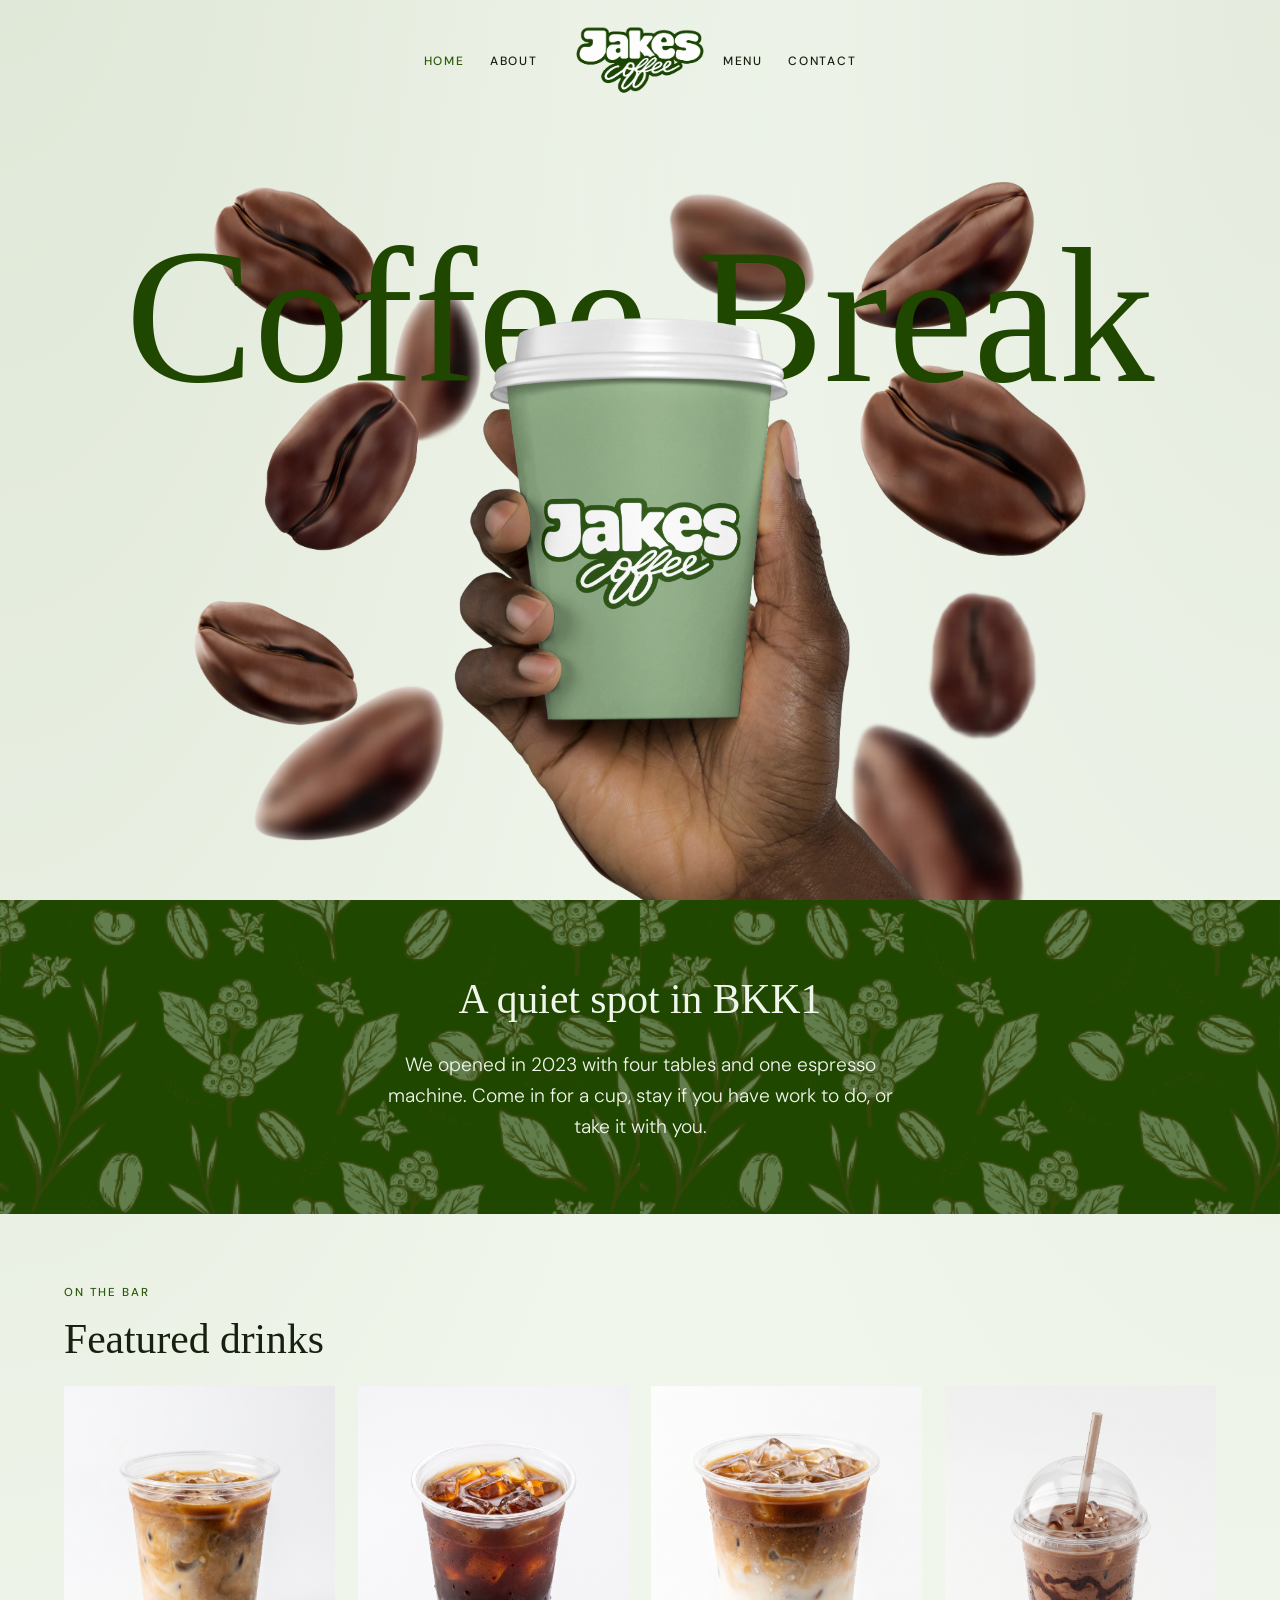
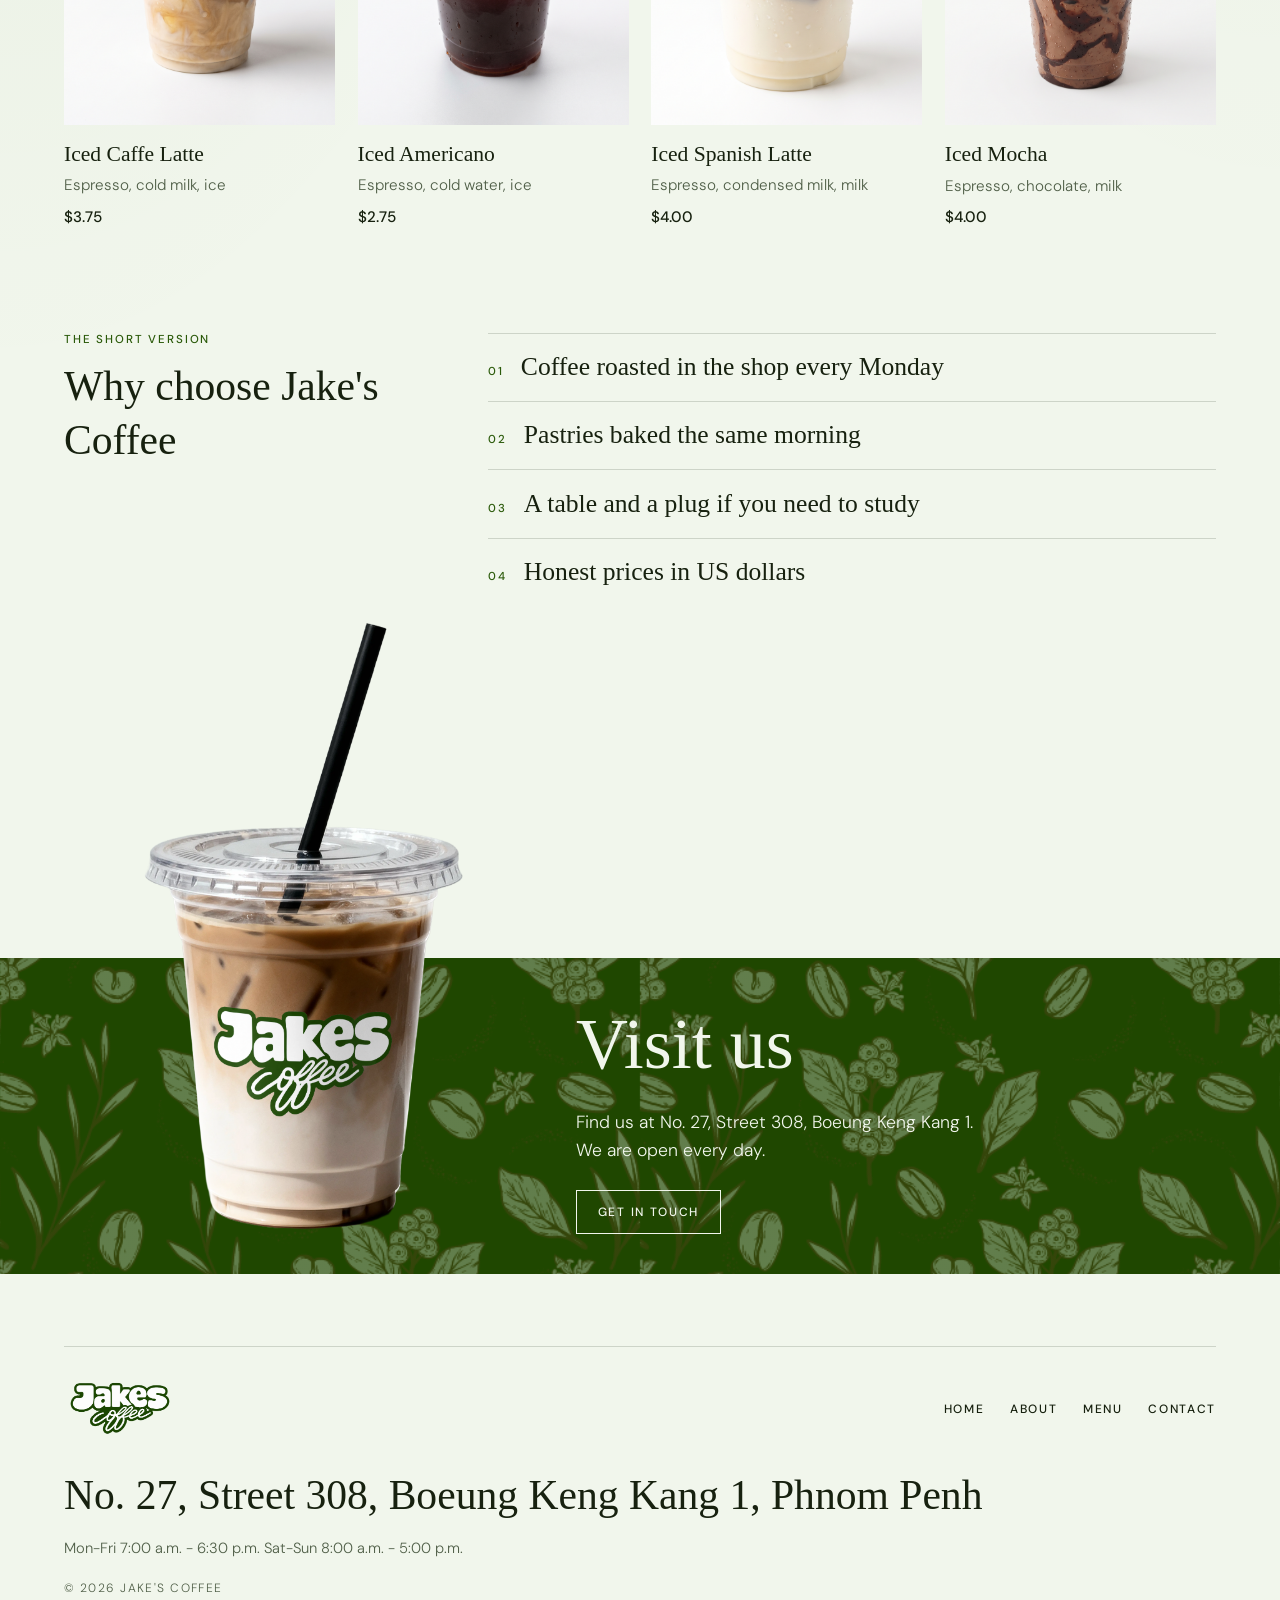
<file: index.html>
<!DOCTYPE html>
<html lang="en">
<head>
  <meta charset="UTF-8">
  <meta name="viewport" content="width=device-width, initial-scale=1">
  <title>Home | Jake's Coffee</title>
  <link rel="stylesheet" href="css/general.css">
  <link rel="stylesheet" href="css/home.css">
</head>
<body>
  <!-- Header: shop name and navigation -->
  <header class="site-header">
    <p class="logo"><a href="index.html"><img src="assets/images/general/logo.png" alt="Jake's Coffee" width="150" height="98"></a></p>
    <button class="menu-button" type="button" aria-expanded="false" aria-controls="site-nav">Menu</button>
    <nav id="site-nav">
      <ul>
        <li><a href="index.html" class="current" aria-current="page">Home</a></li>
        <li><a href="about.html">About</a></li>
        <li><a href="menu.html">Menu</a></li>
        <li><a href="contact.html">Contact</a></li>
      </ul>
    </nav>
  </header>

  <main>
    <section class="hero">
      <h1 class="hero-big"><span>C</span><span>o</span><span>f</span><span>f</span><span>e</span><span>e</span> <span>B</span><span>r</span><span>e</span><span>a</span><span>k</span></h1>
      <img class="hero-hand" src="assets/images/general/hand-holding-cup-mockup.png" alt="A hand holding a Jake's Coffee cup" width="400" height="480">    </section>

    <section class="intro">
      <h2>A quiet spot in BKK1</h2>
      <p>We opened in 2023 with four tables and one espresso machine. Come in for a cup, stay if you have work to do, or take it with you.</p>
    </section>

    <!-- Four featured drinks -->
    <section class="featured">
      <h2>Featured drinks</h2>
      <div class="cards">
        <article class="card">
          <div class="photo">
            <img src="assets/images/coffee/Iced_caffe_latte.jpg" alt="Iced Caffe Latte" width="400" height="400">
          </div>
          <h3>Iced Caffe Latte</h3>
          <p class="card-ingredients">Espresso, cold milk, ice</p>
          <p class="card-price">$3.75</p>
        </article>
        <article class="card">
          <div class="photo">
            <img src="assets/images/coffee/Iced_Americano.jpg" alt="Iced Americano" width="400" height="400">
          </div>
          <h3>Iced Americano</h3>
          <p class="card-ingredients">Espresso, cold water, ice</p>
          <p class="card-price">$2.75</p>
        </article>
        <article class="card">
          <div class="photo">
            <img src="assets/images/coffee/Iced_Spanish_latte.jpg" alt="Iced Spanish Latte" width="400" height="400">
          </div>
          <h3>Iced Spanish Latte</h3>
          <p class="card-ingredients">Espresso, condensed milk, milk</p>
          <p class="card-price">$4.00</p>
        </article>
        <article class="card">
          <div class="photo">
            <img src="assets/images/coffee/Iced_mocha.jpg" alt="Iced Mocha" width="400" height="400">
          </div>
          <h3>Iced Mocha</h3>
          <p class="card-ingredients">Espresso, chocolate, milk</p>
          <p class="card-price">$4.00</p>
        </article>
      </div>
    </section>

    <section class="why">
      <h2>Why choose Jake's Coffee</h2>
      <ul class="reasons">
        <li>Coffee roasted in the shop every Monday</li>
        <li>Pastries baked the same morning</li>
        <li>A table and a plug if you need to study</li>
        <li>Honest prices in US dollars</li>
      </ul>
    </section>

    <section class="visit">
      <h2>Visit us</h2>
      <p>Find us at No. 27, Street 308, Boeung Keng Kang 1. We are open every day.</p>
      <a class="button" href="contact.html">Get in touch</a>
      <img class="visit-cup" src="assets/images/general/coffee-cup.png" alt="An iced latte in a Jake's Coffee cup" width="230" height="450">
    </section>
  </main>

  <!-- Footer: address, hours, copyright -->
  <footer class="site-footer">
    <!-- Footer logo and links -->
    <div class="footer-top">
      <a href="index.html"><img src="assets/images/general/logo.png" alt="Jake's Coffee" width="150" height="98"></a>
      <ul class="footer-links">
        <li><a href="index.html">Home</a></li>
        <li><a href="about.html">About</a></li>
        <li><a href="menu.html">Menu</a></li>
        <li><a href="contact.html">Contact</a></li>
      </ul>
    </div>
    <p>No. 27, Street 308, Boeung Keng Kang 1, Phnom Penh</p>
    <p>Mon-Fri 7:00 a.m. - 6:30 p.m. Sat-Sun 8:00 a.m. - 5:00 p.m.</p>
    <p>&copy; 2026 Jake's Coffee</p>
  </footer>

  <script src="js/script.js"></script>
</body>
</html>
</file>
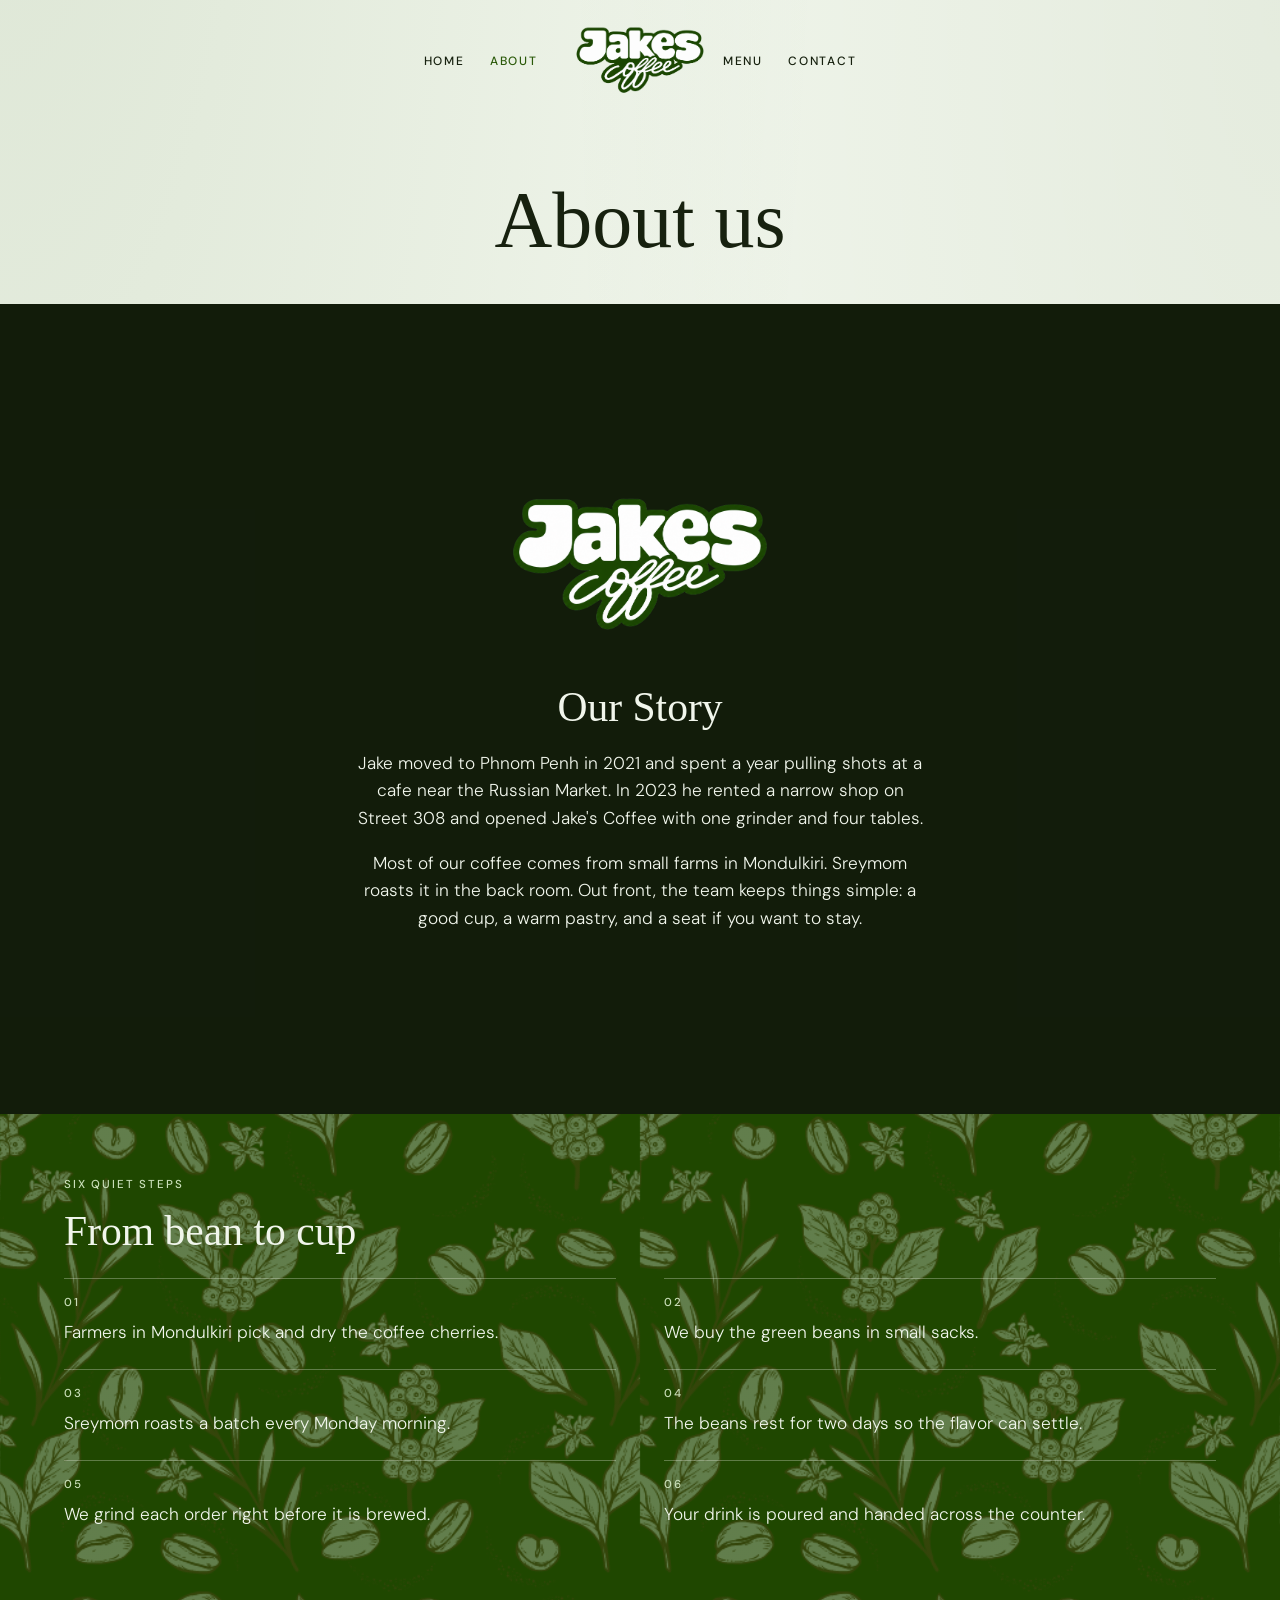
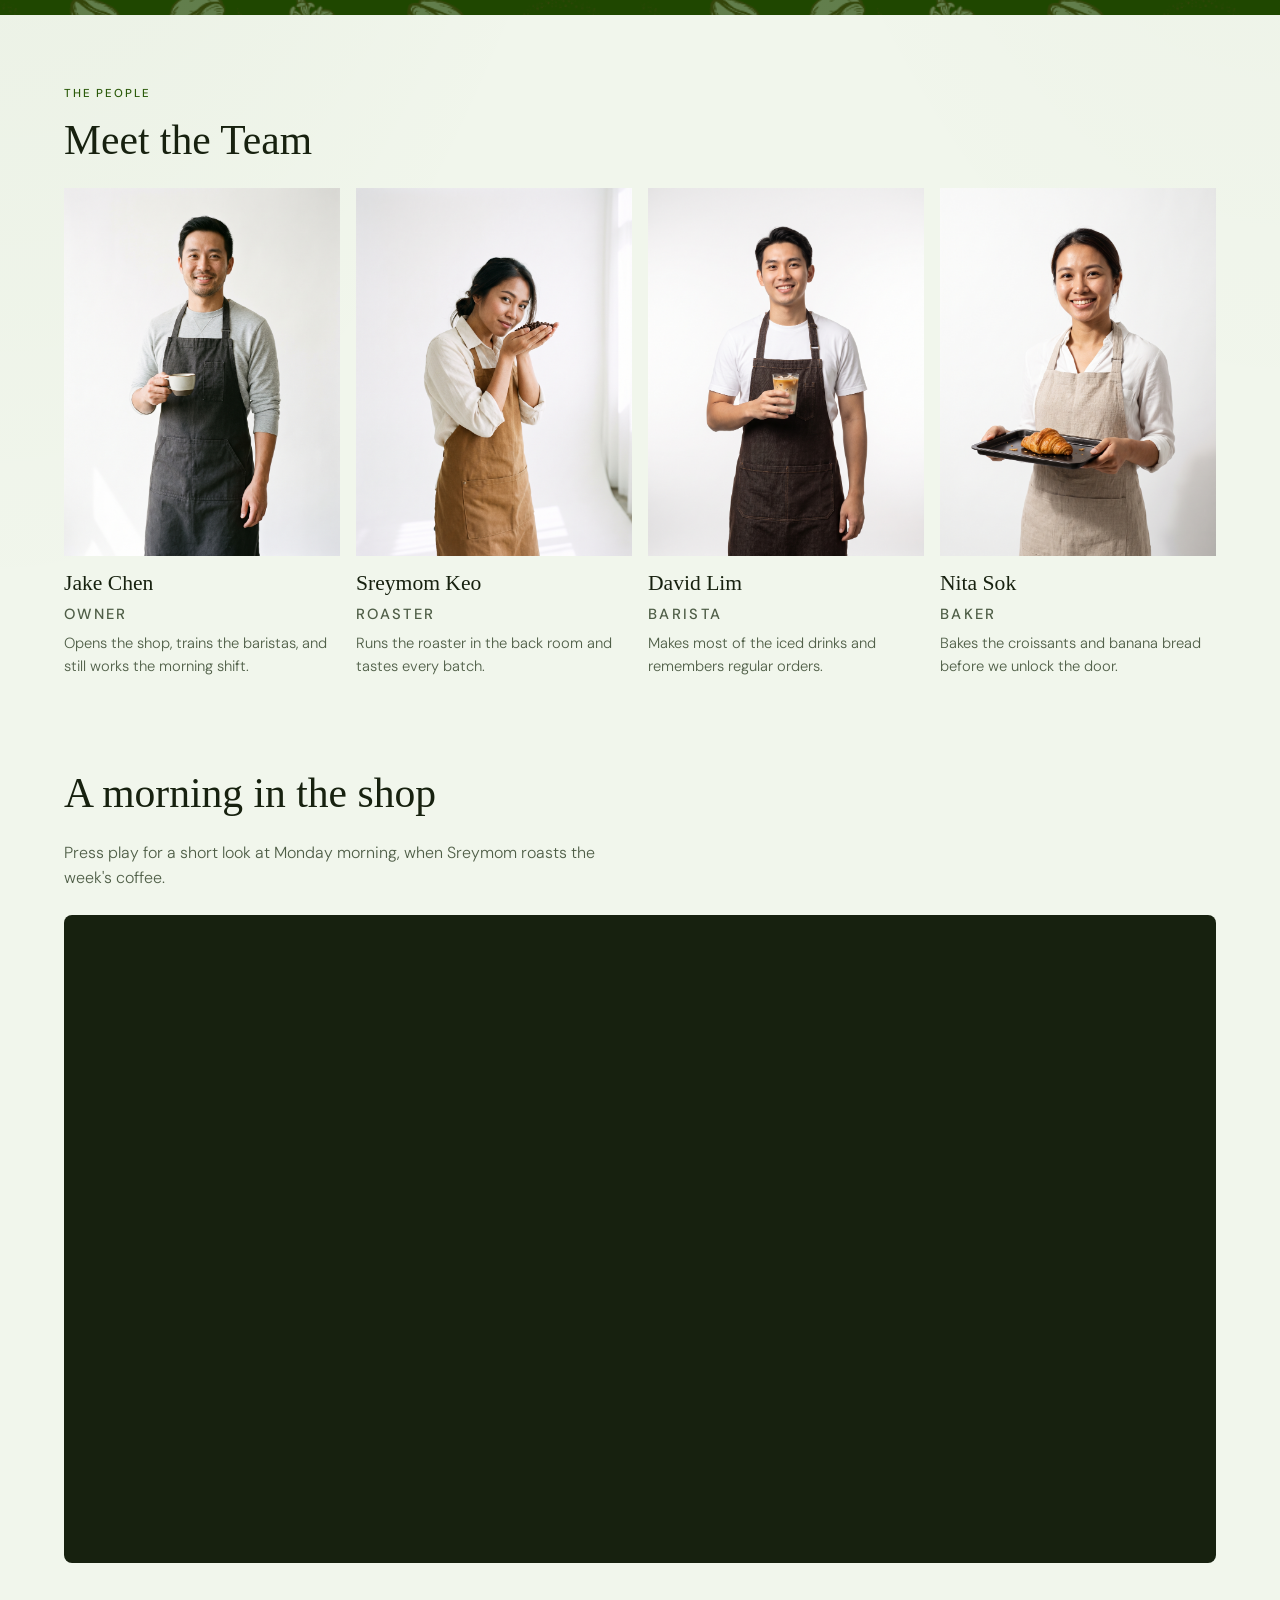
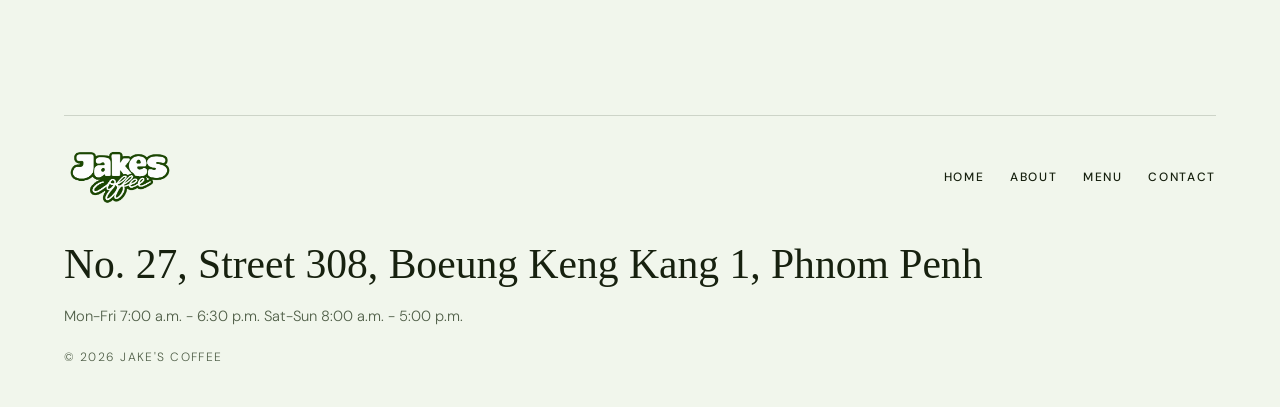
<file: about.html>
<!DOCTYPE html>
<html lang="en">
<head>
  <meta charset="UTF-8">
  <meta name="viewport" content="width=device-width, initial-scale=1">
  <title>About | Jake's Coffee</title>
  <link rel="stylesheet" href="css/general.css">
  <link rel="stylesheet" href="css/about.css">
</head>
<body>
  <!-- Header: shop name and navigation -->
  <header class="site-header">
    <p class="logo"><a href="index.html"><img src="assets/images/general/logo.png" alt="Jake's Coffee" width="150" height="98"></a></p>
    <button class="menu-button" type="button" aria-expanded="false" aria-controls="site-nav">Menu</button>
    <nav id="site-nav">
      <ul>
        <li><a href="index.html">Home</a></li>
        <li><a href="about.html" class="current" aria-current="page">About</a></li>
        <li><a href="menu.html">Menu</a></li>
        <li><a href="contact.html">Contact</a></li>
      </ul>
    </nav>
  </header>

  <main class="about-page">
    <h1>About us</h1>

    <section class="story">
      <!-- Background video: plays by itself, loops, no sound -->
      <video class="story-video" autoplay loop muted>
        <source src="assets/videos/idle-video.mp4" type="video/mp4">
      </video>
      <h2>Our Story</h2>
      <img class="story-image" src="assets/images/general/logo.png" alt="Jake's Coffee logo" width="400" height="260">
      <p>Jake moved to Phnom Penh in 2021 and spent a year pulling shots at a cafe near the Russian Market. In 2023 he rented a narrow shop on Street 308 and opened Jake's Coffee with one grinder and four tables.</p>
      <p>Most of our coffee comes from small farms in Mondulkiri. Sreymom roasts it in the back room. Out front, the team keeps things simple: a good cup, a warm pastry, and a seat if you want to stay.</p>
    </section>

    <section class="process">
      <h2>From bean to cup</h2>
      <ol class="steps">
        <li>Farmers in Mondulkiri pick and dry the coffee cherries.</li>
        <li>We buy the green beans in small sacks.</li>
        <li>Sreymom roasts a batch every Monday morning.</li>
        <li>The beans rest for two days so the flavor can settle.</li>
        <li>We grind each order right before it is brewed.</li>
        <li>Your drink is poured and handed across the counter.</li>
      </ol>
    </section>

    <section class="crew">
      <h2>Meet the Team</h2>
      <div class="team">
        <article class="member">
          <img src="assets/images/team/jake.jpg" alt="Jake Chen holding a coffee cup" width="400" height="533">
          <h3>Jake Chen</h3>
          <p class="role">Owner</p>
          <p>Opens the shop, trains the baristas, and still works the morning shift.</p>
        </article>
        <article class="member">
          <img src="assets/images/team/sreymom.jpg" alt="Sreymom Keo examining coffee beans" width="400" height="533">
          <h3>Sreymom Keo</h3>
          <p class="role">Roaster</p>
          <p>Runs the roaster in the back room and tastes every batch.</p>
        </article>
        <article class="member">
          <img src="assets/images/team/david.jpg" alt="David Lim holding an iced latte" width="400" height="533">
          <h3>David Lim</h3>
          <p class="role">Barista</p>
          <p>Makes most of the iced drinks and remembers regular orders.</p>
        </article>
        <article class="member">
          <img src="assets/images/team/nita.jpg" alt="Nita Sok holding a croissant" width="400" height="533">
          <h3>Nita Sok</h3>
          <p class="role">Baker</p>
          <p>Bakes the croissants and banana bread before we unlock the door.</p>
        </article>
      </div>
    </section>

    <section class="film">
      <h2>A morning in the shop</h2>
      <p>Press play for a short look at Monday morning, when Sreymom roasts the week's coffee.</p>
      <video autoplay loop muted>
        <source src="assets/videos/cafe-video.mp4" type="video/mp4">
        Your browser cannot play this video. Visit the shop and we will show you around.
      </video>
    </section>
  </main>

  <!-- Footer: address, hours, copyright -->
  <footer class="site-footer">
    <!-- Footer logo and links -->
    <div class="footer-top">
      <a href="index.html"><img src="assets/images/general/logo.png" alt="Jake's Coffee" width="150" height="98"></a>
      <ul class="footer-links">
        <li><a href="index.html">Home</a></li>
        <li><a href="about.html">About</a></li>
        <li><a href="menu.html">Menu</a></li>
        <li><a href="contact.html">Contact</a></li>
      </ul>
    </div>
    <p>No. 27, Street 308, Boeung Keng Kang 1, Phnom Penh</p>
    <p>Mon-Fri 7:00 a.m. - 6:30 p.m. Sat-Sun 8:00 a.m. - 5:00 p.m.</p>
    <p>&copy; 2026 Jake's Coffee</p>
  </footer>

  <script src="js/script.js"></script>
</body>
</html>
</file>
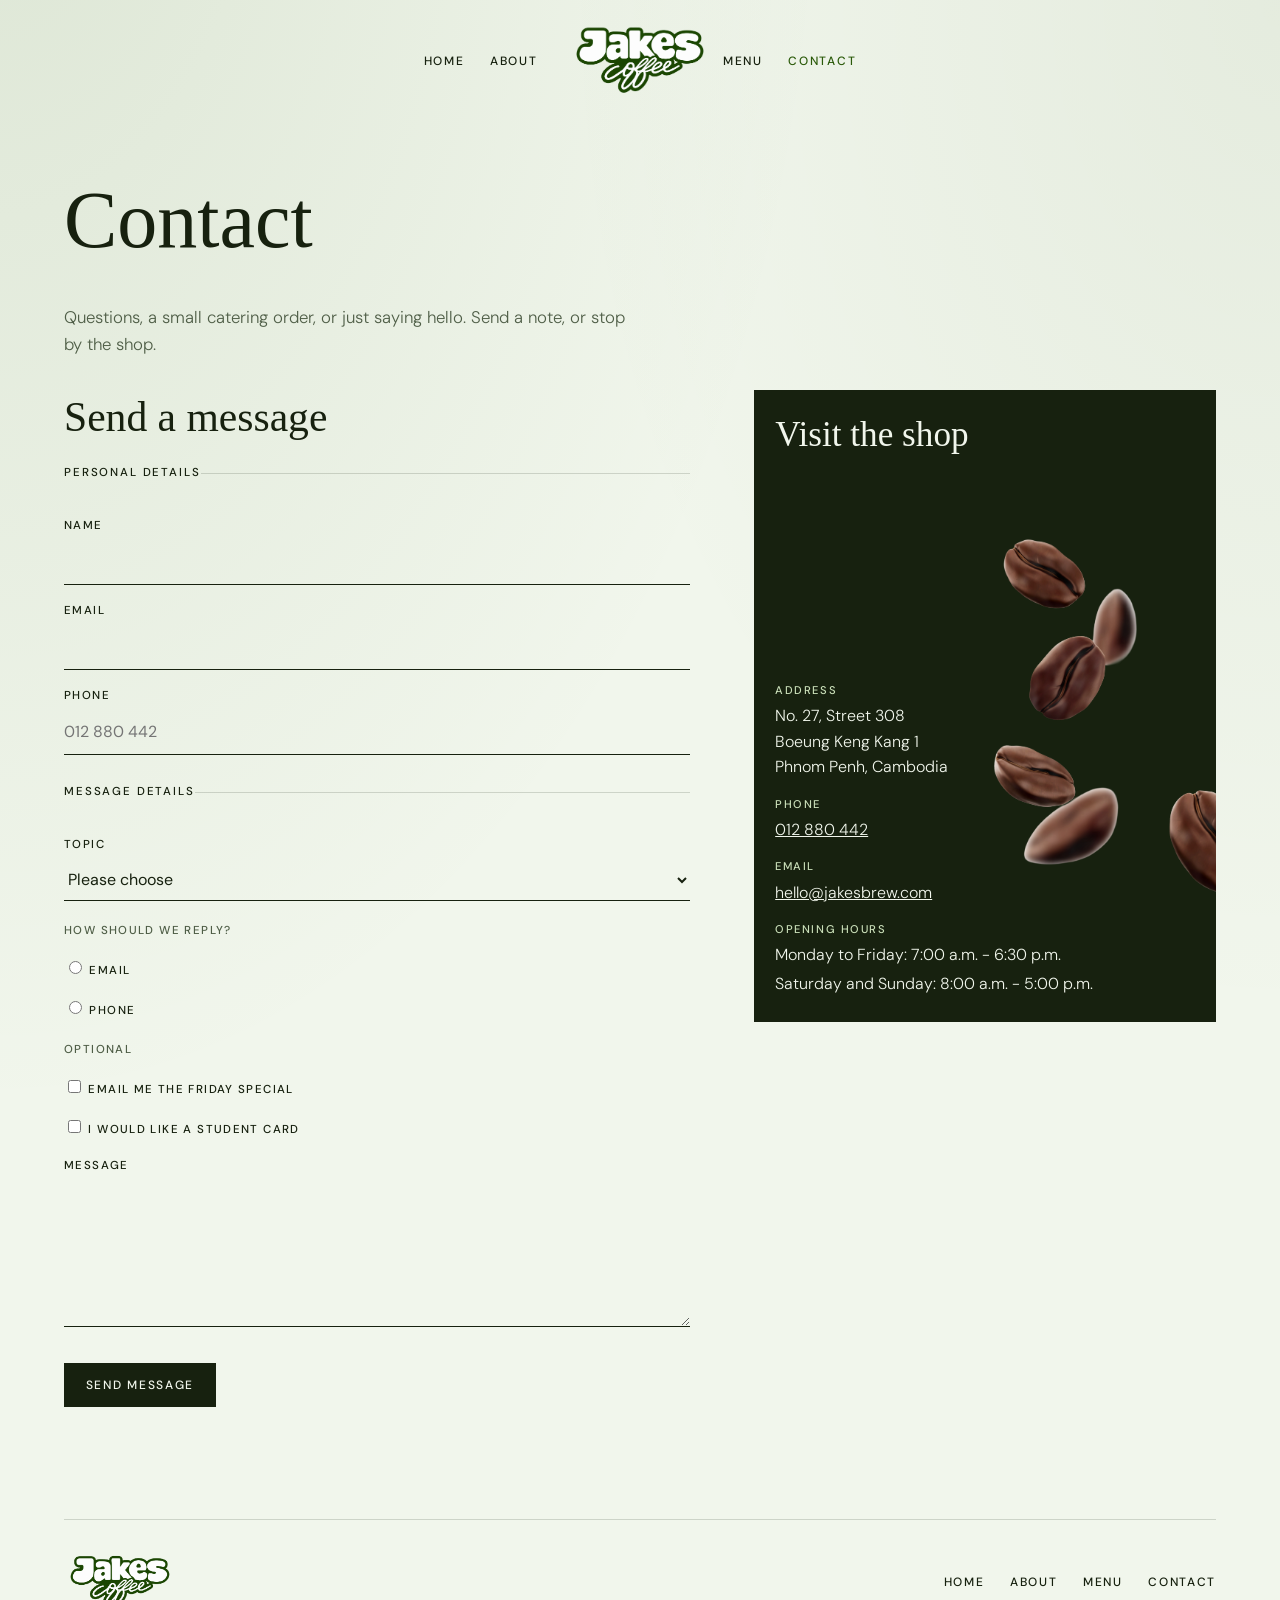
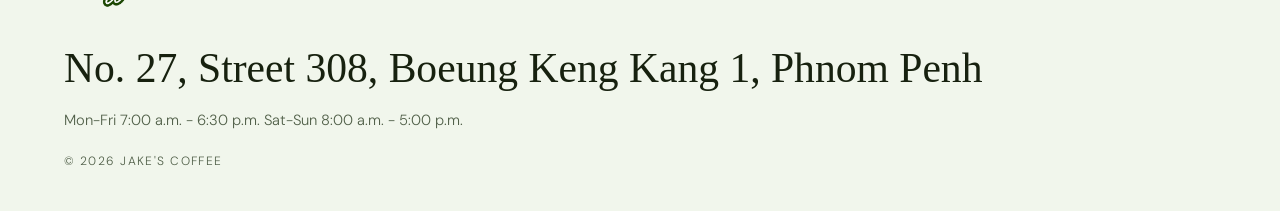
<file: contact.html>
<!DOCTYPE html>
<html lang="en">
<head>
  <meta charset="UTF-8">
  <meta name="viewport" content="width=device-width, initial-scale=1">
  <title>Contact | Jake's Coffee</title>
  <link rel="stylesheet" href="css/general.css">
  <link rel="stylesheet" href="css/contact.css">
</head>
<body>
  <!-- Header: shop name and navigation -->
  <header class="site-header">
    <p class="logo"><a href="index.html"><img src="assets/images/general/logo.png" alt="Jake's Coffee" width="150" height="98"></a></p>
    <button class="menu-button" type="button" aria-expanded="false" aria-controls="site-nav">Menu</button>
    <nav id="site-nav">
      <ul>
        <li><a href="index.html">Home</a></li>
        <li><a href="about.html">About</a></li>
        <li><a href="menu.html">Menu</a></li>
        <li><a href="contact.html" class="current" aria-current="page">Contact</a></li>
      </ul>
    </nav>
  </header>

  <main class="contact-page">
    <h1>Contact</h1>
    <p class="intro">Questions, a small catering order, or just saying hello. Send a note, or stop by the shop.</p>

    <section>
      <h2>Send a message</h2>
      <!-- Checked in script.js. The form does not send email. -->
      <form id="contact-form" class="contact-form" action="#" method="post" novalidate>
        <fieldset>
          <legend>Personal details</legend>

          <label for="name">Name</label>
          <input type="text" id="name" name="name" required>

          <label for="email">Email</label>
          <input type="email" id="email" name="email" required>

          <label for="phone">Phone</label>
          <input type="tel" id="phone" name="phone" inputmode="tel" pattern="\+?[0-9 \-]{6,}" placeholder="012 880 442">
        </fieldset>

        <fieldset>
          <legend>Message details</legend>

          <label for="topic">Topic</label>
          <select id="topic" name="topic" required>
            <option value="">Please choose</option>
            <option value="question">A question</option>
            <option value="catering">Catering for a small group</option>
            <option value="feedback">Feedback about a visit</option>
          </select>

          <p>How should we reply?</p>
          <label for="reply-email">
            <input type="radio" id="reply-email" name="reply" value="email">
            Email
          </label>
          <label for="reply-phone">
            <input type="radio" id="reply-phone" name="reply" value="phone">
            Phone
          </label>

          <p>Optional</p>
          <label for="newsletter">
            <input type="checkbox" id="newsletter" name="newsletter" value="yes">
            Email me the Friday special
          </label>
          <label for="student">
            <input type="checkbox" id="student" name="student" value="yes">
            I would like a student card
          </label>

          <label for="message">Message</label>
          <textarea id="message" name="message" rows="5" required></textarea>
        </fieldset>

        <button type="submit" class="button">Send message</button>
      </form>
      <p id="form-message" class="form-message"></p>
    </section>

    <section class="shop-panel">
      <h2>Visit the shop</h2>

      <dl class="details">
        <dt>Address</dt>
        <dd>
          <address>
            No. 27, Street 308<br>
            Boeung Keng Kang 1<br>
            Phnom Penh, Cambodia
          </address>
        </dd>
        <dt>Phone</dt>
        <dd><a href="tel:+85512880442">012 880 442</a></dd>
        <dt>Email</dt>
        <dd><a href="mailto:hello@jakesbrew.com">hello@jakesbrew.com</a></dd>
        <dt>Opening hours</dt>
        <dd>Monday to Friday: 7:00 a.m. - 6:30 p.m.</dd>
        <dd>Saturday and Sunday: 8:00 a.m. - 5:00 p.m.</dd>
      </dl>
    </section>
  </main>

  <!-- Footer: address, hours, copyright -->
  <footer class="site-footer">
    <!-- Footer logo and links -->
    <div class="footer-top">
      <a href="index.html"><img src="assets/images/general/logo.png" alt="Jake's Coffee" width="150" height="98"></a>
      <ul class="footer-links">
        <li><a href="index.html">Home</a></li>
        <li><a href="about.html">About</a></li>
        <li><a href="menu.html">Menu</a></li>
        <li><a href="contact.html">Contact</a></li>
      </ul>
    </div>
    <p>No. 27, Street 308, Boeung Keng Kang 1, Phnom Penh</p>
    <p>Mon-Fri 7:00 a.m. - 6:30 p.m. Sat-Sun 8:00 a.m. - 5:00 p.m.</p>
    <p>&copy; 2026 Jake's Coffee</p>
  </footer>

  <script src="js/script.js"></script>
</body>
</html>
</file>
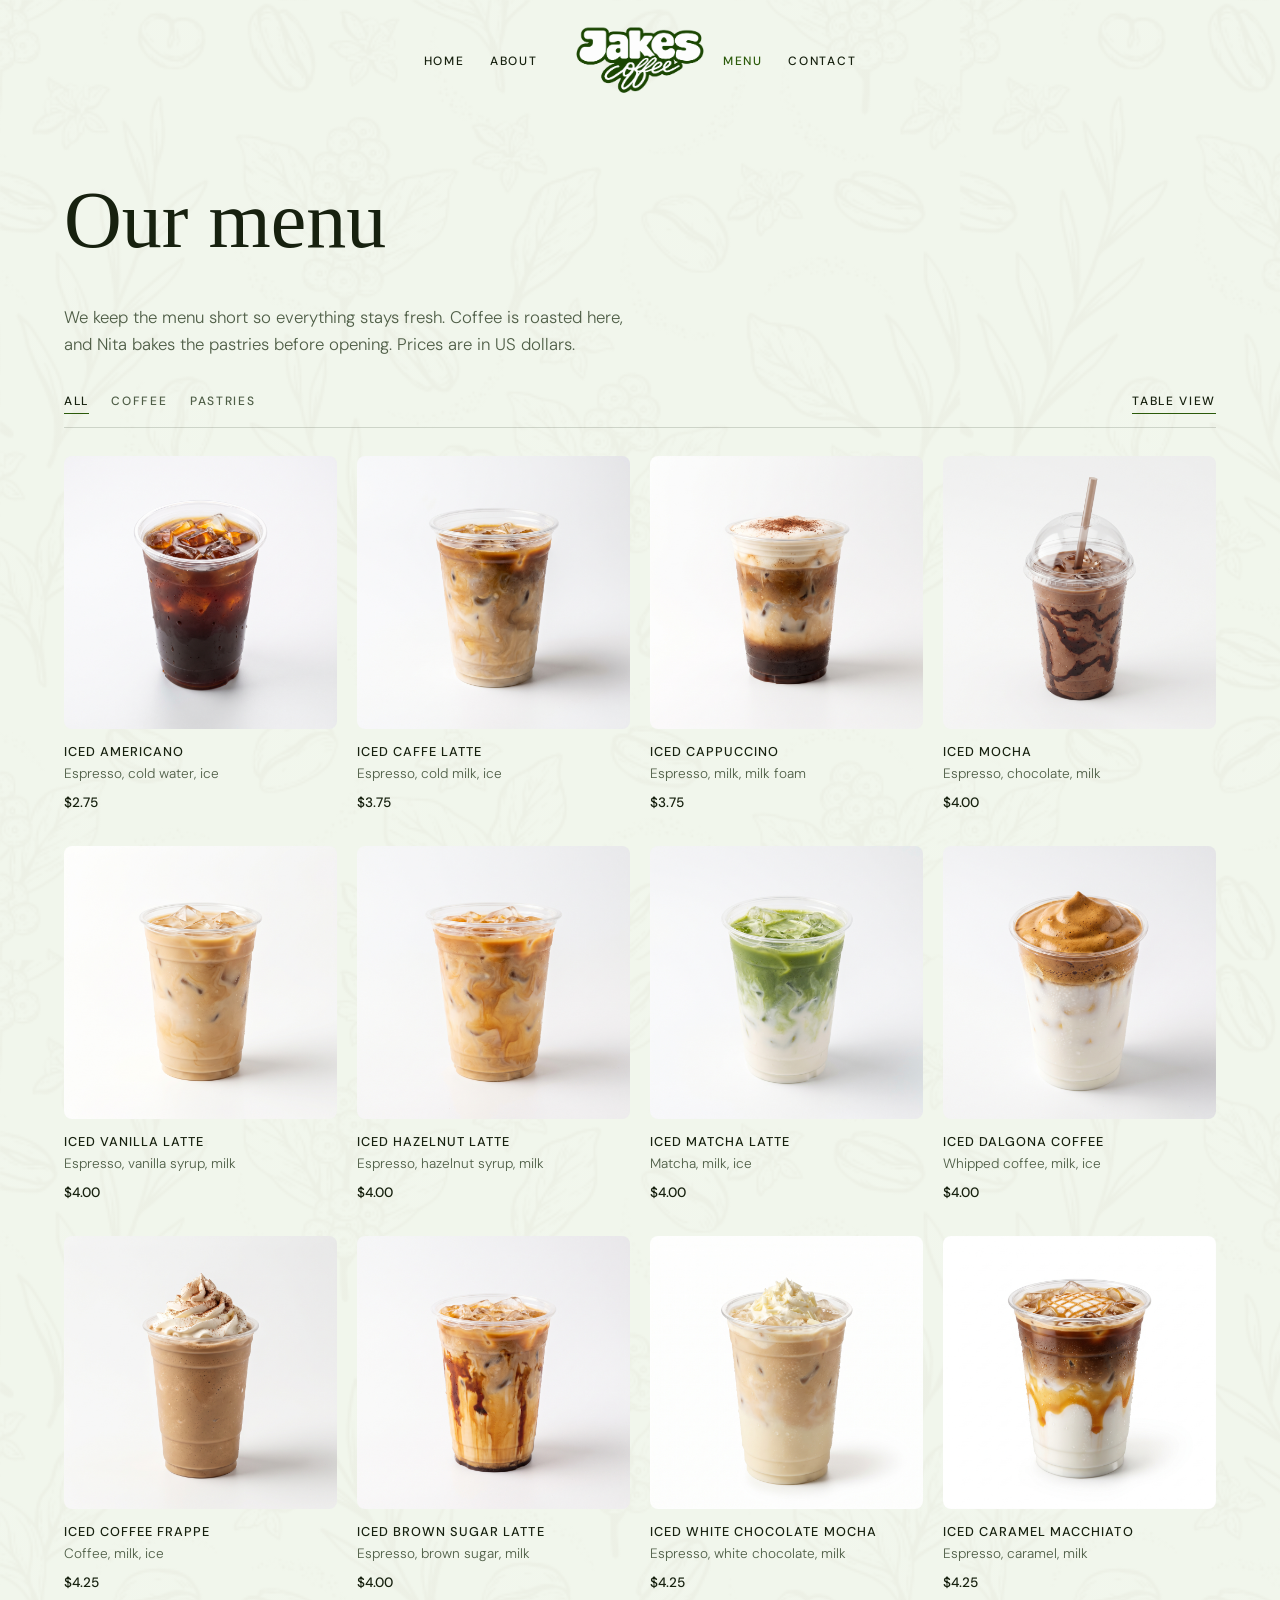
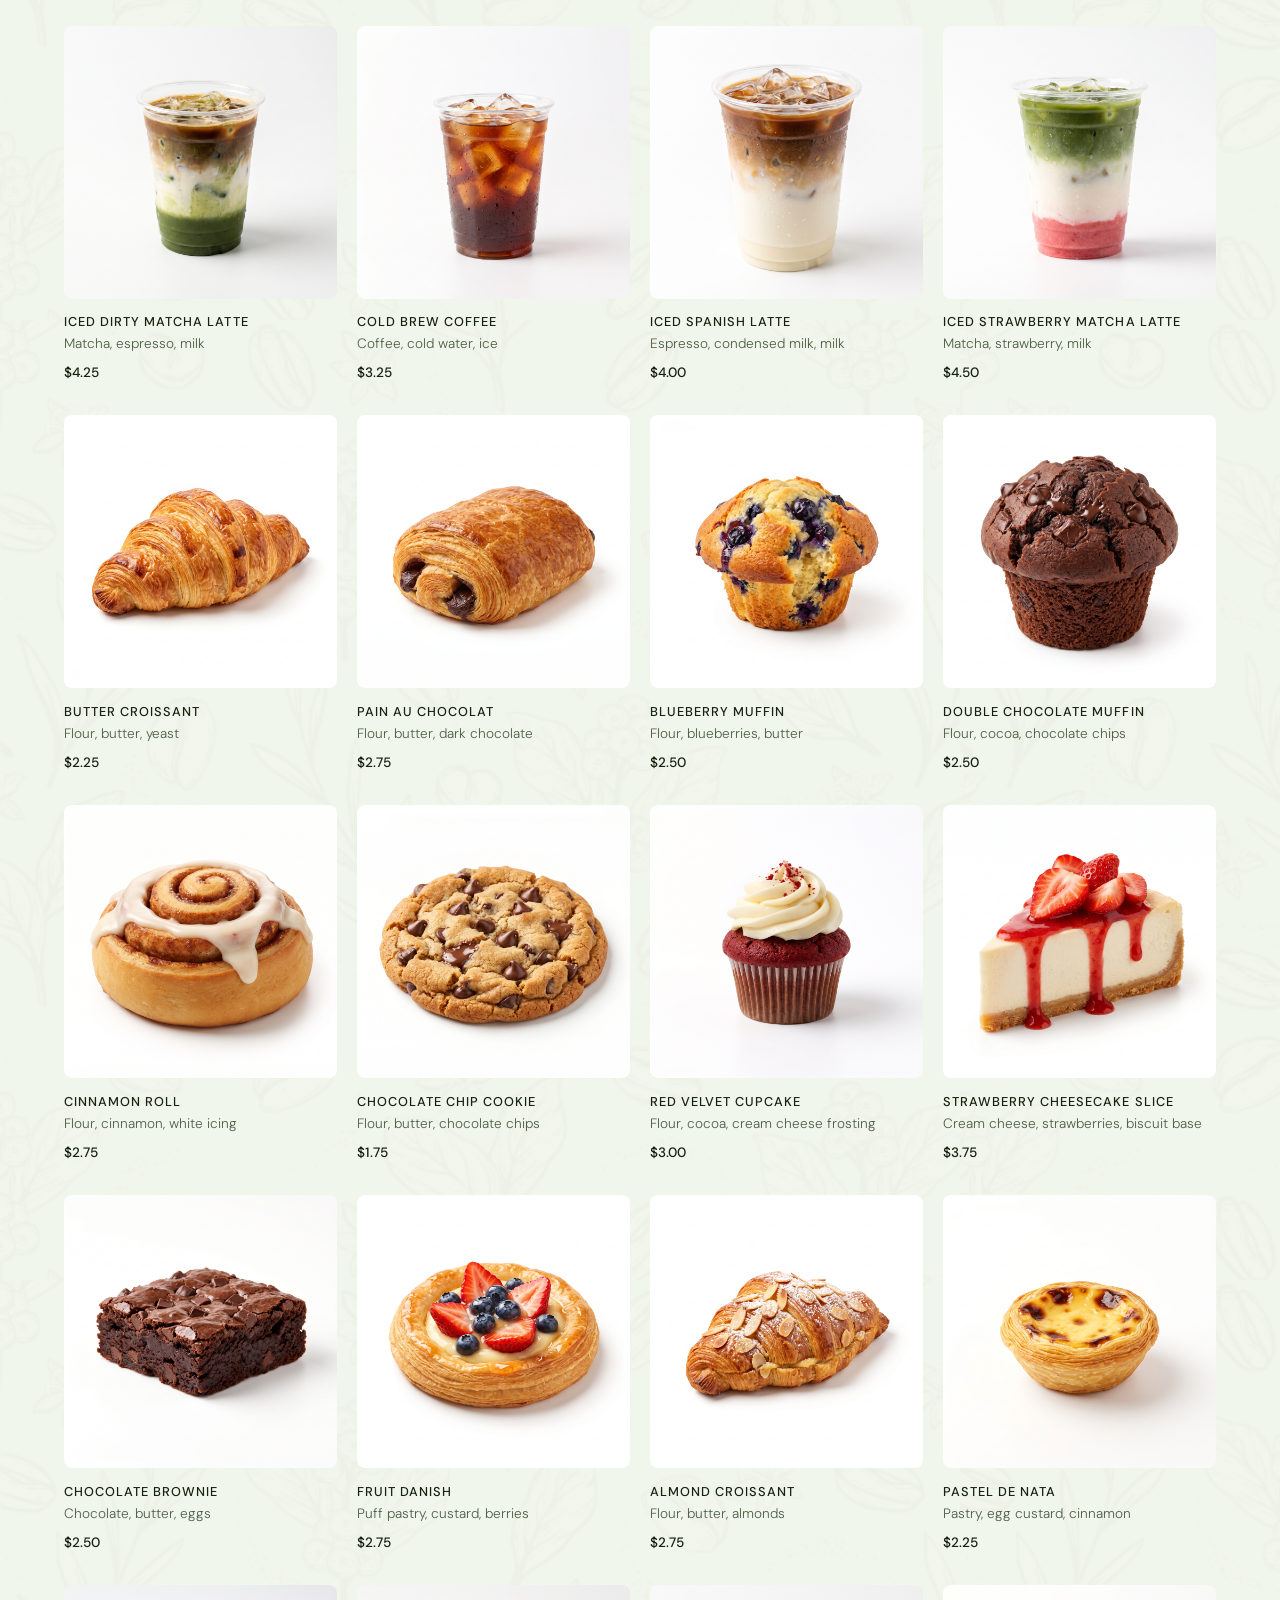
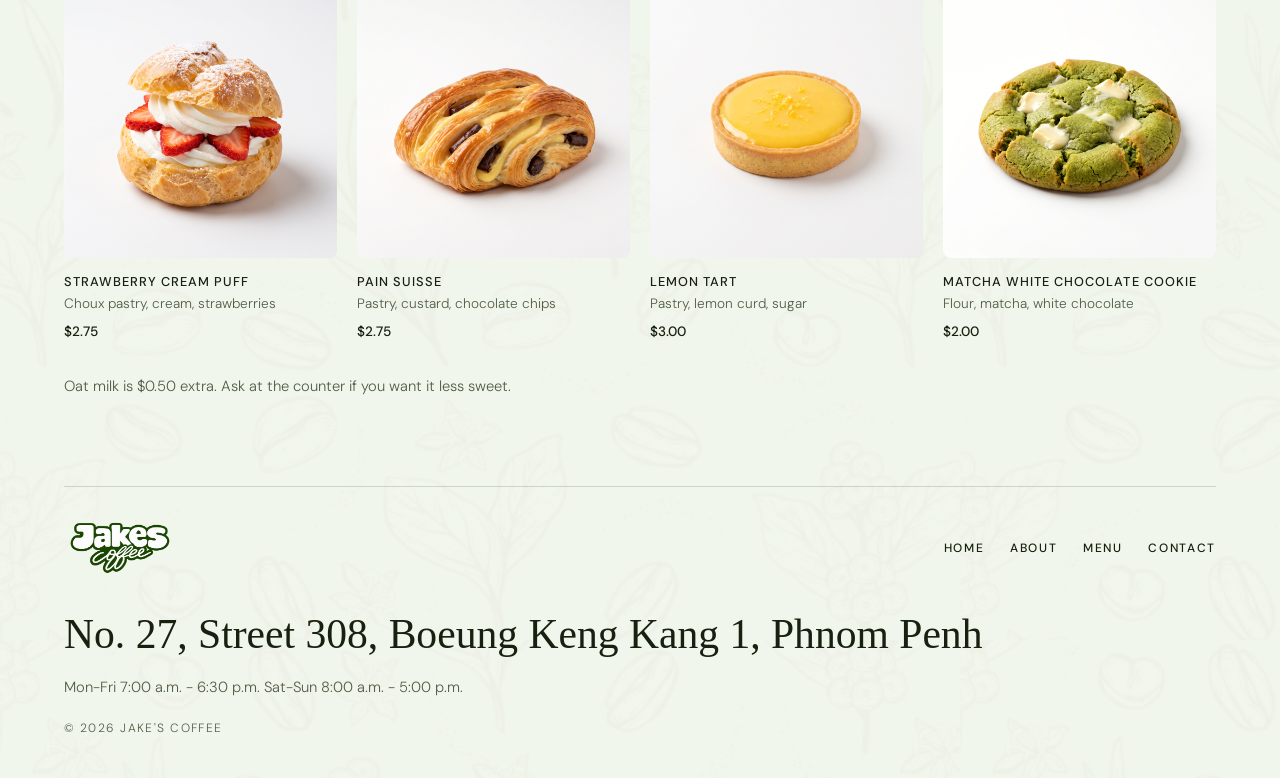
<file: menu.html>
<!DOCTYPE html>
<html lang="en">
<head>
  <meta charset="UTF-8">
  <meta name="viewport" content="width=device-width, initial-scale=1">
  <title>Menu | Jake's Coffee</title>
  <link rel="stylesheet" href="css/general.css">
  <link rel="stylesheet" href="css/menu.css">
</head>
<body>
  <!-- Header: shop name and navigation -->
  <header class="site-header">
    <p class="logo"><a href="index.html"><img src="assets/images/general/logo.png" alt="Jake's Coffee" width="150" height="98"></a></p>
    <button class="menu-button" type="button" aria-expanded="false" aria-controls="site-nav">Menu</button>
    <nav id="site-nav">
      <ul>
        <li><a href="index.html">Home</a></li>
        <li><a href="about.html">About</a></li>
        <li><a href="menu.html" class="current" aria-current="page">Menu</a></li>
        <li><a href="contact.html">Contact</a></li>
      </ul>
    </nav>
  </header>

  <main class="menu-page">
    <h1>Our menu</h1>
    <p class="intro">We keep the menu short so everything stays fresh. Coffee is roasted here, and Nita bakes the pastries before opening. Prices are in US dollars.</p>

    <!-- Filter buttons. script.js shows and hides matching cards. -->
    <div class="filters">
      <button type="button" class="button filter-button is-active" data-category="all">All</button>
      <button type="button" class="button filter-button" data-category="coffee">Coffee</button>
      <button type="button" class="button filter-button" data-category="pastries">Pastries</button>
      <button type="button" class="button view-toggle" id="view-toggle">Table view</button>
    </div>
    <!-- Menu cards. One card per photo in assets/images/coffee and assets/images/pastry. -->
    <div class="menu-grid" id="menu-grid">
      <article class="menu-card" data-category="coffee">
        <div class="menu-photo"><img src="assets/images/coffee/Iced_Americano.jpg" alt="Iced Americano" width="400" height="400"></div>
        <h3>Iced Americano</h3>
        <p class="menu-desc">Espresso, cold water, ice</p>
        <p class="menu-price">$2.75</p>
      </article>
      <article class="menu-card" data-category="coffee">
        <div class="menu-photo"><img src="assets/images/coffee/Iced_caffe_latte.jpg" alt="Iced Caffe Latte" width="400" height="400"></div>
        <h3>Iced Caffe Latte</h3>
        <p class="menu-desc">Espresso, cold milk, ice</p>
        <p class="menu-price">$3.75</p>
      </article>
      <article class="menu-card" data-category="coffee">
        <div class="menu-photo"><img src="assets/images/coffee/Iced_cappuccino.jpg" alt="Iced Cappuccino" width="400" height="400"></div>
        <h3>Iced Cappuccino</h3>
        <p class="menu-desc">Espresso, milk, milk foam</p>
        <p class="menu-price">$3.75</p>
      </article>
      <article class="menu-card" data-category="coffee">
        <div class="menu-photo"><img src="assets/images/coffee/Iced_mocha.jpg" alt="Iced Mocha" width="400" height="400"></div>
        <h3>Iced Mocha</h3>
        <p class="menu-desc">Espresso, chocolate, milk</p>
        <p class="menu-price">$4.00</p>
      </article>
      <article class="menu-card" data-category="coffee">
        <div class="menu-photo"><img src="assets/images/coffee/Iced_vanilla_latte.jpg" alt="Iced Vanilla Latte" width="400" height="400"></div>
        <h3>Iced Vanilla Latte</h3>
        <p class="menu-desc">Espresso, vanilla syrup, milk</p>
        <p class="menu-price">$4.00</p>
      </article>
      <article class="menu-card" data-category="coffee">
        <div class="menu-photo"><img src="assets/images/coffee/Iced_hazelnut_latte.jpg" alt="Iced Hazelnut Latte" width="400" height="400"></div>
        <h3>Iced Hazelnut Latte</h3>
        <p class="menu-desc">Espresso, hazelnut syrup, milk</p>
        <p class="menu-price">$4.00</p>
      </article>
      <article class="menu-card" data-category="coffee">
        <div class="menu-photo"><img src="assets/images/coffee/Iced_matcha_latte.jpg" alt="Iced Matcha Latte" width="400" height="400"></div>
        <h3>Iced Matcha Latte</h3>
        <p class="menu-desc">Matcha, milk, ice</p>
        <p class="menu-price">$4.00</p>
      </article>
      <article class="menu-card" data-category="coffee">
        <div class="menu-photo"><img src="assets/images/coffee/Iced_Dalgona_coffee.jpg" alt="Iced Dalgona Coffee" width="400" height="400"></div>
        <h3>Iced Dalgona Coffee</h3>
        <p class="menu-desc">Whipped coffee, milk, ice</p>
        <p class="menu-price">$4.00</p>
      </article>
      <article class="menu-card" data-category="coffee">
        <div class="menu-photo"><img src="assets/images/coffee/Iced_coffee_frappe.jpg" alt="Iced Coffee Frappe" width="400" height="400"></div>
        <h3>Iced Coffee Frappe</h3>
        <p class="menu-desc">Coffee, milk, ice</p>
        <p class="menu-price">$4.25</p>
      </article>
      <article class="menu-card" data-category="coffee">
        <div class="menu-photo"><img src="assets/images/coffee/Iced_brown_sugar_latte.jpg" alt="Iced Brown Sugar Latte" width="400" height="400"></div>
        <h3>Iced Brown Sugar Latte</h3>
        <p class="menu-desc">Espresso, brown sugar, milk</p>
        <p class="menu-price">$4.00</p>
      </article>
      <article class="menu-card" data-category="coffee">
        <div class="menu-photo"><img src="assets/images/coffee/Iced_white_chocolate_mocha.jpg" alt="Iced White Chocolate Mocha" width="400" height="400"></div>
        <h3>Iced White Chocolate Mocha</h3>
        <p class="menu-desc">Espresso, white chocolate, milk</p>
        <p class="menu-price">$4.25</p>
      </article>
      <article class="menu-card" data-category="coffee">
        <div class="menu-photo"><img src="assets/images/coffee/Iced_caramel_macchiato.jpg" alt="Iced Caramel Macchiato" width="400" height="400"></div>
        <h3>Iced Caramel Macchiato</h3>
        <p class="menu-desc">Espresso, caramel, milk</p>
        <p class="menu-price">$4.25</p>
      </article>
      <article class="menu-card" data-category="coffee">
        <div class="menu-photo"><img src="assets/images/coffee/Iced_dirty_matcha_latte.jpg" alt="Iced Dirty Matcha Latte" width="400" height="400"></div>
        <h3>Iced Dirty Matcha Latte</h3>
        <p class="menu-desc">Matcha, espresso, milk</p>
        <p class="menu-price">$4.25</p>
      </article>
      <article class="menu-card" data-category="coffee">
        <div class="menu-photo"><img src="assets/images/coffee/Cold_brew_coffee.jpg" alt="Cold Brew Coffee" width="400" height="400"></div>
        <h3>Cold Brew Coffee</h3>
        <p class="menu-desc">Coffee, cold water, ice</p>
        <p class="menu-price">$3.25</p>
      </article>
      <article class="menu-card" data-category="coffee">
        <div class="menu-photo"><img src="assets/images/coffee/Iced_Spanish_latte.jpg" alt="Iced Spanish Latte" width="400" height="400"></div>
        <h3>Iced Spanish Latte</h3>
        <p class="menu-desc">Espresso, condensed milk, milk</p>
        <p class="menu-price">$4.00</p>
      </article>
      <article class="menu-card" data-category="coffee">
        <div class="menu-photo"><img src="assets/images/coffee/Iced_strawberry_matcha_latte.jpg" alt="Iced Strawberry Matcha Latte" width="400" height="400"></div>
        <h3>Iced Strawberry Matcha Latte</h3>
        <p class="menu-desc">Matcha, strawberry, milk</p>
        <p class="menu-price">$4.50</p>
      </article>
      <article class="menu-card" data-category="pastries">
        <div class="menu-photo"><img src="assets/images/pastry/Freshly_baked_butter_croissant.jpg" alt="Butter Croissant" width="400" height="400"></div>
        <h3>Butter Croissant</h3>
        <p class="menu-desc">Flour, butter, yeast</p>
        <p class="menu-price">$2.25</p>
      </article>
      <article class="menu-card" data-category="pastries">
        <div class="menu-photo"><img src="assets/images/pastry/Freshly_baked_pain_au_chocolat.jpg" alt="Pain au Chocolat" width="400" height="400"></div>
        <h3>Pain au Chocolat</h3>
        <p class="menu-desc">Flour, butter, dark chocolate</p>
        <p class="menu-price">$2.75</p>
      </article>
      <article class="menu-card" data-category="pastries">
        <div class="menu-photo"><img src="assets/images/pastry/Freshly_baked_blueberry_muffin.jpg" alt="Blueberry Muffin" width="400" height="400"></div>
        <h3>Blueberry Muffin</h3>
        <p class="menu-desc">Flour, blueberries, butter</p>
        <p class="menu-price">$2.50</p>
      </article>
      <article class="menu-card" data-category="pastries">
        <div class="menu-photo"><img src="assets/images/pastry/Double_chocolate_muffin.jpg" alt="Double Chocolate Muffin" width="400" height="400"></div>
        <h3>Double Chocolate Muffin</h3>
        <p class="menu-desc">Flour, cocoa, chocolate chips</p>
        <p class="menu-price">$2.50</p>
      </article>
      <article class="menu-card" data-category="pastries">
        <div class="menu-photo"><img src="assets/images/pastry/Cinnamon_roll_with_white_icing.jpg" alt="Cinnamon Roll" width="400" height="400"></div>
        <h3>Cinnamon Roll</h3>
        <p class="menu-desc">Flour, cinnamon, white icing</p>
        <p class="menu-price">$2.75</p>
      </article>
      <article class="menu-card" data-category="pastries">
        <div class="menu-photo"><img src="assets/images/pastry/Baked_chocolate_chip_cookie.jpg" alt="Chocolate Chip Cookie" width="400" height="400"></div>
        <h3>Chocolate Chip Cookie</h3>
        <p class="menu-desc">Flour, butter, chocolate chips</p>
        <p class="menu-price">$1.75</p>
      </article>
      <article class="menu-card" data-category="pastries">
        <div class="menu-photo"><img src="assets/images/pastry/Red_velvet_cupcake_with_frosting.jpg" alt="Red Velvet Cupcake" width="400" height="400"></div>
        <h3>Red Velvet Cupcake</h3>
        <p class="menu-desc">Flour, cocoa, cream cheese frosting</p>
        <p class="menu-price">$3.00</p>
      </article>
      <article class="menu-card" data-category="pastries">
        <div class="menu-photo"><img src="assets/images/pastry/Strawberry_cheesecake_slice.jpg" alt="Strawberry Cheesecake Slice" width="400" height="400"></div>
        <h3>Strawberry Cheesecake Slice</h3>
        <p class="menu-desc">Cream cheese, strawberries, biscuit base</p>
        <p class="menu-price">$3.75</p>
      </article>
      <article class="menu-card" data-category="pastries">
        <div class="menu-photo"><img src="assets/images/pastry/Chocolate_brownie_on_white_background.jpg" alt="Chocolate Brownie" width="400" height="400"></div>
        <h3>Chocolate Brownie</h3>
        <p class="menu-desc">Chocolate, butter, eggs</p>
        <p class="menu-price">$2.50</p>
      </article>
      <article class="menu-card" data-category="pastries">
        <div class="menu-photo"><img src="assets/images/pastry/Fruit_Danish_pastry_with_berries.jpg" alt="Fruit Danish" width="400" height="400"></div>
        <h3>Fruit Danish</h3>
        <p class="menu-desc">Puff pastry, custard, berries</p>
        <p class="menu-price">$2.75</p>
      </article>
      <article class="menu-card" data-category="pastries">
        <div class="menu-photo"><img src="assets/images/pastry/Freshly_baked_almond_croissant.jpg" alt="Almond Croissant" width="400" height="400"></div>
        <h3>Almond Croissant</h3>
        <p class="menu-desc">Flour, butter, almonds</p>
        <p class="menu-price">$2.75</p>
      </article>
      <article class="menu-card" data-category="pastries">
        <div class="menu-photo"><img src="assets/images/pastry/Portuguese_pastel_de_nata_tart.jpg" alt="Pastel de Nata" width="400" height="400"></div>
        <h3>Pastel de Nata</h3>
        <p class="menu-desc">Pastry, egg custard, cinnamon</p>
        <p class="menu-price">$2.25</p>
      </article>
      <article class="menu-card" data-category="pastries">
        <div class="menu-photo"><img src="assets/images/pastry/Strawberry_cream_puff.jpg" alt="Strawberry Cream Puff" width="400" height="400"></div>
        <h3>Strawberry Cream Puff</h3>
        <p class="menu-desc">Choux pastry, cream, strawberries</p>
        <p class="menu-price">$2.75</p>
      </article>
      <article class="menu-card" data-category="pastries">
        <div class="menu-photo"><img src="assets/images/pastry/French_pain_suisse_pastry.jpg" alt="Pain Suisse" width="400" height="400"></div>
        <h3>Pain Suisse</h3>
        <p class="menu-desc">Pastry, custard, chocolate chips</p>
        <p class="menu-price">$2.75</p>
      </article>
      <article class="menu-card" data-category="pastries">
        <div class="menu-photo"><img src="assets/images/pastry/Lemon_tart_on_white_background.jpg" alt="Lemon Tart" width="400" height="400"></div>
        <h3>Lemon Tart</h3>
        <p class="menu-desc">Pastry, lemon curd, sugar</p>
        <p class="menu-price">$3.00</p>
      </article>
      <article class="menu-card" data-category="pastries">
        <div class="menu-photo"><img src="assets/images/pastry/Matcha_white_chocolate_cookie.jpg" alt="Matcha White Chocolate Cookie" width="400" height="400"></div>
        <h3>Matcha White Chocolate Cookie</h3>
        <p class="menu-desc">Flour, matcha, white chocolate</p>
        <p class="menu-price">$2.00</p>
      </article>
    </div>
    <!-- Menu table. Same items as the cards; shown when the view button is switched. -->
    <div class="menu-table-wrap is-hidden">
      <table class="menu-table">
        <caption class="visually-hidden">Menu items and prices</caption>
        <thead>
          <tr>
            <th scope="col">Photo</th>
            <th scope="col">Name</th>
            <th scope="col">Type</th>
            <th scope="col">Ingredients</th>
            <th scope="col">Price</th>
          </tr>
        </thead>
        <tbody>
          <tr class="menu-row" data-category="coffee">
            <td><img src="assets/images/coffee/Iced_Americano.jpg" alt="Iced Americano" width="64" height="64"></td>
            <td>Iced Americano</td>
            <td>Coffee</td>
            <td>Espresso, cold water, ice</td>
            <td>$2.75</td>
          </tr>
          <tr class="menu-row" data-category="coffee">
            <td><img src="assets/images/coffee/Iced_caffe_latte.jpg" alt="Iced Caffe Latte" width="64" height="64"></td>
            <td>Iced Caffe Latte</td>
            <td>Coffee</td>
            <td>Espresso, cold milk, ice</td>
            <td>$3.75</td>
          </tr>
          <tr class="menu-row" data-category="coffee">
            <td><img src="assets/images/coffee/Iced_cappuccino.jpg" alt="Iced Cappuccino" width="64" height="64"></td>
            <td>Iced Cappuccino</td>
            <td>Coffee</td>
            <td>Espresso, milk, milk foam</td>
            <td>$3.75</td>
          </tr>
          <tr class="menu-row" data-category="coffee">
            <td><img src="assets/images/coffee/Iced_mocha.jpg" alt="Iced Mocha" width="64" height="64"></td>
            <td>Iced Mocha</td>
            <td>Coffee</td>
            <td>Espresso, chocolate, milk</td>
            <td>$4.00</td>
          </tr>
          <tr class="menu-row" data-category="coffee">
            <td><img src="assets/images/coffee/Iced_vanilla_latte.jpg" alt="Iced Vanilla Latte" width="64" height="64"></td>
            <td>Iced Vanilla Latte</td>
            <td>Coffee</td>
            <td>Espresso, vanilla syrup, milk</td>
            <td>$4.00</td>
          </tr>
          <tr class="menu-row" data-category="coffee">
            <td><img src="assets/images/coffee/Iced_hazelnut_latte.jpg" alt="Iced Hazelnut Latte" width="64" height="64"></td>
            <td>Iced Hazelnut Latte</td>
            <td>Coffee</td>
            <td>Espresso, hazelnut syrup, milk</td>
            <td>$4.00</td>
          </tr>
          <tr class="menu-row" data-category="coffee">
            <td><img src="assets/images/coffee/Iced_matcha_latte.jpg" alt="Iced Matcha Latte" width="64" height="64"></td>
            <td>Iced Matcha Latte</td>
            <td>Coffee</td>
            <td>Matcha, milk, ice</td>
            <td>$4.00</td>
          </tr>
          <tr class="menu-row" data-category="coffee">
            <td><img src="assets/images/coffee/Iced_Dalgona_coffee.jpg" alt="Iced Dalgona Coffee" width="64" height="64"></td>
            <td>Iced Dalgona Coffee</td>
            <td>Coffee</td>
            <td>Whipped coffee, milk, ice</td>
            <td>$4.00</td>
          </tr>
          <tr class="menu-row" data-category="coffee">
            <td><img src="assets/images/coffee/Iced_coffee_frappe.jpg" alt="Iced Coffee Frappe" width="64" height="64"></td>
            <td>Iced Coffee Frappe</td>
            <td>Coffee</td>
            <td>Coffee, milk, ice</td>
            <td>$4.25</td>
          </tr>
          <tr class="menu-row" data-category="coffee">
            <td><img src="assets/images/coffee/Iced_brown_sugar_latte.jpg" alt="Iced Brown Sugar Latte" width="64" height="64"></td>
            <td>Iced Brown Sugar Latte</td>
            <td>Coffee</td>
            <td>Espresso, brown sugar, milk</td>
            <td>$4.00</td>
          </tr>
          <tr class="menu-row" data-category="coffee">
            <td><img src="assets/images/coffee/Iced_white_chocolate_mocha.jpg" alt="Iced White Chocolate Mocha" width="64" height="64"></td>
            <td>Iced White Chocolate Mocha</td>
            <td>Coffee</td>
            <td>Espresso, white chocolate, milk</td>
            <td>$4.25</td>
          </tr>
          <tr class="menu-row" data-category="coffee">
            <td><img src="assets/images/coffee/Iced_caramel_macchiato.jpg" alt="Iced Caramel Macchiato" width="64" height="64"></td>
            <td>Iced Caramel Macchiato</td>
            <td>Coffee</td>
            <td>Espresso, caramel, milk</td>
            <td>$4.25</td>
          </tr>
          <tr class="menu-row" data-category="coffee">
            <td><img src="assets/images/coffee/Iced_dirty_matcha_latte.jpg" alt="Iced Dirty Matcha Latte" width="64" height="64"></td>
            <td>Iced Dirty Matcha Latte</td>
            <td>Coffee</td>
            <td>Matcha, espresso, milk</td>
            <td>$4.25</td>
          </tr>
          <tr class="menu-row" data-category="coffee">
            <td><img src="assets/images/coffee/Cold_brew_coffee.jpg" alt="Cold Brew Coffee" width="64" height="64"></td>
            <td>Cold Brew Coffee</td>
            <td>Coffee</td>
            <td>Coffee, cold water, ice</td>
            <td>$3.25</td>
          </tr>
          <tr class="menu-row" data-category="coffee">
            <td><img src="assets/images/coffee/Iced_Spanish_latte.jpg" alt="Iced Spanish Latte" width="64" height="64"></td>
            <td>Iced Spanish Latte</td>
            <td>Coffee</td>
            <td>Espresso, condensed milk, milk</td>
            <td>$4.00</td>
          </tr>
          <tr class="menu-row" data-category="coffee">
            <td><img src="assets/images/coffee/Iced_strawberry_matcha_latte.jpg" alt="Iced Strawberry Matcha Latte" width="64" height="64"></td>
            <td>Iced Strawberry Matcha Latte</td>
            <td>Coffee</td>
            <td>Matcha, strawberry, milk</td>
            <td>$4.50</td>
          </tr>
          <tr class="menu-row" data-category="pastries">
            <td><img src="assets/images/pastry/Freshly_baked_butter_croissant.jpg" alt="Butter Croissant" width="64" height="64"></td>
            <td>Butter Croissant</td>
            <td>Pastry</td>
            <td>Flour, butter, yeast</td>
            <td>$2.25</td>
          </tr>
          <tr class="menu-row" data-category="pastries">
            <td><img src="assets/images/pastry/Freshly_baked_pain_au_chocolat.jpg" alt="Pain au Chocolat" width="64" height="64"></td>
            <td>Pain au Chocolat</td>
            <td>Pastry</td>
            <td>Flour, butter, dark chocolate</td>
            <td>$2.75</td>
          </tr>
          <tr class="menu-row" data-category="pastries">
            <td><img src="assets/images/pastry/Freshly_baked_blueberry_muffin.jpg" alt="Blueberry Muffin" width="64" height="64"></td>
            <td>Blueberry Muffin</td>
            <td>Pastry</td>
            <td>Flour, blueberries, butter</td>
            <td>$2.50</td>
          </tr>
          <tr class="menu-row" data-category="pastries">
            <td><img src="assets/images/pastry/Double_chocolate_muffin.jpg" alt="Double Chocolate Muffin" width="64" height="64"></td>
            <td>Double Chocolate Muffin</td>
            <td>Pastry</td>
            <td>Flour, cocoa, chocolate chips</td>
            <td>$2.50</td>
          </tr>
          <tr class="menu-row" data-category="pastries">
            <td><img src="assets/images/pastry/Cinnamon_roll_with_white_icing.jpg" alt="Cinnamon Roll" width="64" height="64"></td>
            <td>Cinnamon Roll</td>
            <td>Pastry</td>
            <td>Flour, cinnamon, white icing</td>
            <td>$2.75</td>
          </tr>
          <tr class="menu-row" data-category="pastries">
            <td><img src="assets/images/pastry/Baked_chocolate_chip_cookie.jpg" alt="Chocolate Chip Cookie" width="64" height="64"></td>
            <td>Chocolate Chip Cookie</td>
            <td>Pastry</td>
            <td>Flour, butter, chocolate chips</td>
            <td>$1.75</td>
          </tr>
          <tr class="menu-row" data-category="pastries">
            <td><img src="assets/images/pastry/Red_velvet_cupcake_with_frosting.jpg" alt="Red Velvet Cupcake" width="64" height="64"></td>
            <td>Red Velvet Cupcake</td>
            <td>Pastry</td>
            <td>Flour, cocoa, cream cheese frosting</td>
            <td>$3.00</td>
          </tr>
          <tr class="menu-row" data-category="pastries">
            <td><img src="assets/images/pastry/Strawberry_cheesecake_slice.jpg" alt="Strawberry Cheesecake Slice" width="64" height="64"></td>
            <td>Strawberry Cheesecake Slice</td>
            <td>Pastry</td>
            <td>Cream cheese, strawberries, biscuit base</td>
            <td>$3.75</td>
          </tr>
          <tr class="menu-row" data-category="pastries">
            <td><img src="assets/images/pastry/Chocolate_brownie_on_white_background.jpg" alt="Chocolate Brownie" width="64" height="64"></td>
            <td>Chocolate Brownie</td>
            <td>Pastry</td>
            <td>Chocolate, butter, eggs</td>
            <td>$2.50</td>
          </tr>
          <tr class="menu-row" data-category="pastries">
            <td><img src="assets/images/pastry/Fruit_Danish_pastry_with_berries.jpg" alt="Fruit Danish" width="64" height="64"></td>
            <td>Fruit Danish</td>
            <td>Pastry</td>
            <td>Puff pastry, custard, berries</td>
            <td>$2.75</td>
          </tr>
          <tr class="menu-row" data-category="pastries">
            <td><img src="assets/images/pastry/Freshly_baked_almond_croissant.jpg" alt="Almond Croissant" width="64" height="64"></td>
            <td>Almond Croissant</td>
            <td>Pastry</td>
            <td>Flour, butter, almonds</td>
            <td>$2.75</td>
          </tr>
          <tr class="menu-row" data-category="pastries">
            <td><img src="assets/images/pastry/Portuguese_pastel_de_nata_tart.jpg" alt="Pastel de Nata" width="64" height="64"></td>
            <td>Pastel de Nata</td>
            <td>Pastry</td>
            <td>Pastry, egg custard, cinnamon</td>
            <td>$2.25</td>
          </tr>
          <tr class="menu-row" data-category="pastries">
            <td><img src="assets/images/pastry/Strawberry_cream_puff.jpg" alt="Strawberry Cream Puff" width="64" height="64"></td>
            <td>Strawberry Cream Puff</td>
            <td>Pastry</td>
            <td>Choux pastry, cream, strawberries</td>
            <td>$2.75</td>
          </tr>
          <tr class="menu-row" data-category="pastries">
            <td><img src="assets/images/pastry/French_pain_suisse_pastry.jpg" alt="Pain Suisse" width="64" height="64"></td>
            <td>Pain Suisse</td>
            <td>Pastry</td>
            <td>Pastry, custard, chocolate chips</td>
            <td>$2.75</td>
          </tr>
          <tr class="menu-row" data-category="pastries">
            <td><img src="assets/images/pastry/Lemon_tart_on_white_background.jpg" alt="Lemon Tart" width="64" height="64"></td>
            <td>Lemon Tart</td>
            <td>Pastry</td>
            <td>Pastry, lemon curd, sugar</td>
            <td>$3.00</td>
          </tr>
          <tr class="menu-row" data-category="pastries">
            <td><img src="assets/images/pastry/Matcha_white_chocolate_cookie.jpg" alt="Matcha White Chocolate Cookie" width="64" height="64"></td>
            <td>Matcha White Chocolate Cookie</td>
            <td>Pastry</td>
            <td>Flour, matcha, white chocolate</td>
            <td>$2.00</td>
          </tr>
        </tbody>
      </table>
    </div>
    <p class="note">Oat milk is $0.50 extra. Ask at the counter if you want it less sweet.</p>
  </main>

  <!-- Footer: address, hours, copyright -->
  <footer class="site-footer">
    <!-- Footer logo and links -->
    <div class="footer-top">
      <a href="index.html"><img src="assets/images/general/logo.png" alt="Jake's Coffee" width="150" height="98"></a>
      <ul class="footer-links">
        <li><a href="index.html">Home</a></li>
        <li><a href="about.html">About</a></li>
        <li><a href="menu.html">Menu</a></li>
        <li><a href="contact.html">Contact</a></li>
      </ul>
    </div>

    <p>No. 27, Street 308, Boeung Keng Kang 1, Phnom Penh</p>
    <p>Mon-Fri 7:00 a.m. - 6:30 p.m. Sat-Sun 8:00 a.m. - 5:00 p.m.</p>
    <p>&copy; 2026 Jake's Coffee</p>
  </footer>

  <script src="js/script.js"></script>
</body>
</html>
</file>
<file: css/general.css>
/* General styles shared by every page */
@import url("https://fonts.googleapis.com/css2?family=Schoolbell&family=DM+Sans:wght@300;400;500;600&display=swap");

/* Colors, fonts and page width */
:root {
  --font-body: "DM Sans", Arial, sans-serif;
  --font-heading: "Schoolbell", "Comic Sans MS", cursive;
  --color-bg: #f1f6ec;
  --color-text: #17210f;
  --color-muted: #4f5e47;
  --color-accent: #2b5a0a;
  --color-leaf: #1f4700;
  --color-card: #f8fbf4;
  --color-border: rgba(23, 33, 15, 0.16);
  --color-row: rgba(43, 90, 10, 0.06);
  --color-link: #17210f;
  --color-visited: #3a4a2e;
  --color-hover: #4d8a1f;
  --color-active: #1f4700;
  --color-error: #9d2c2c;
  --page: min(72rem, calc(100% - 3.5rem));
}

/* Reset */
* {
  box-sizing: border-box;
}

::selection {
  background: #cfe3bd;
  color: var(--color-text);
}

html {
  scroll-behavior: smooth;
}

/* Body */
body {
  margin: 0;
  font-family: var(--font-body);
  font-size: 100%;
  font-weight: 300;
  line-height: 1.6;
  color: var(--color-text);
  background-color: var(--color-bg);
  background-image:
    radial-gradient(ellipse at 0% -10%, rgba(43, 90, 10, 0.10), transparent 46%),
    radial-gradient(ellipse at 100% 0%, rgba(31, 71, 0, 0.06), transparent 40%);
  overflow-x: hidden;
}

body.nav-open {
  overflow: hidden;
}

img {
  max-width: 100%;
  height: auto;
  display: block;
}

video {
  width: 100%;
  max-width: 100%;
  height: auto;
  background: var(--color-text);
}

/* Headings */
h1,
h2,
h3 {
  font-family: var(--font-heading);
  font-weight: 400;
  line-height: 1.3;
  letter-spacing: 0;
  margin-top: 0;
}

h1 {
  font-size: clamp(2.8rem, 7vw, 5rem);
  margin-bottom: 0.6rem;
}

h2 {
  font-size: clamp(1.8rem, 3.5vw, 2.6rem);
  margin-bottom: 1.25rem;
}

h3 {
  font-size: 1.35rem;
  margin-bottom: 0.35rem;
}

p,
ul,
ol,
dl {
  margin-top: 0;
}

/* Links */
a {
  transition: color 0.3s;
}

a:link {
  color: var(--color-link);
}

a:visited {
  color: var(--color-visited);
}

a:hover {
  color: var(--color-hover);
}

a:active {
  color: var(--color-active);
}

/* Form fields transition */
input,
select,
textarea {
  transition: border-color 0.3s, box-shadow 0.3s;
}

/* Logo hover effect */
.logo img,
.footer-top img {
  transition: transform 0.3s;
}

.logo img:hover,
.footer-top img:hover {
  transform: scale(1.06);
}

/* Page fade-in animation */
@keyframes fade-in {
  from {
    opacity: 0;
  }
  to {
    opacity: 1;
  }
}

main {
  animation: fade-in 0.8s ease;
  width: var(--page);
  margin: 0 auto;
  padding-top: 1.5rem;
  padding-bottom: 4.5rem;
}

section {
  margin-bottom: 4.5rem;
}

/* Intro paragraph under the page title */
p.intro {
  max-width: 36rem;
  font-size: 1.05rem;
  color: var(--color-muted);
  margin-bottom: 2rem;
}

/* Used by script.js to hide items */
.is-hidden {
  display: none !important;
}

/* Header */
.site-header {
  position: relative;
  display: flex;
  justify-content: center;
  align-items: center;
  width: 100%;
  min-height: 7.5rem;
  margin: 0;
  padding: 0.75rem 1.75rem;
}

/* Logo in the middle of the header */
.logo {
  position: absolute;
  top: 0.75rem;
  left: 0;
  right: 0;
  width: 9rem;
  margin: 0 auto;
  z-index: 3;
}

/* Space between the nav links for the logo */
nav li:nth-child(2) {
  margin-right: 10rem;
}

.logo img {
  width: 9rem;
  height: auto;
}

/* Mobile menu button (hidden on desktop) */
.menu-button {
  display: none;
  position: relative;
  z-index: 3;
  font-family: inherit;
  font-size: 0.72rem;
  font-weight: 500;
  letter-spacing: 0.14em;
  text-transform: uppercase;
  padding: 0.55rem 0.85rem;
  border: 1px solid var(--color-text);
  background: var(--color-bg);
  color: var(--color-text);
  cursor: pointer;
  transition: background 0.3s, color 0.3s;
}

/* Navigation */
nav ul {
  display: flex;
  gap: 1.6rem;
  list-style: none;
  margin: 0;
  padding: 0;
}

nav a:link,
nav a:visited {
  color: var(--color-text);
  text-decoration: none;
  font-size: 0.75rem;
  font-weight: 500;
  letter-spacing: 0.14em;
  text-transform: uppercase;
}

nav a:hover,
nav a:active {
  color: var(--color-accent);
}

nav a.current {
  color: var(--color-accent);
  border-bottom: none;
}

/* Buttons */
.button {
  display: inline-block;
  font-family: inherit;
  font-size: 0.75rem;
  font-weight: 500;
  letter-spacing: 0.14em;
  text-transform: uppercase;
  line-height: 1;
  padding: 0.95rem 1.3rem;
  border: 1px solid var(--color-text);
  border-radius: 0;
  background: var(--color-text);
  color: var(--color-bg);
  text-decoration: none;
  cursor: pointer;
  transition: background 0.3s, color 0.3s;
}

a.button:link,
a.button:visited {
  color: var(--color-bg);
  text-decoration: none;
}

.button:hover,
a.button:hover,
.button:active,
a.button:active {
  background: transparent;
  color: var(--color-text);
}

/* Footer */
.site-footer {
  width: var(--page);
  margin: 0 auto;
  padding: 1.5rem 0 2.5rem;
  border-top: 1px solid var(--color-border);
}

.site-footer p {
  margin: 0;
}

/* Footer logo and links row */
.footer-top {
  display: flex;
  justify-content: space-between;
  align-items: center;
  flex-wrap: wrap;
  gap: 1rem 2rem;
  margin-bottom: 1.5rem;
}

.footer-top img {
  width: 7rem;
  height: auto;
}

.footer-links {
  display: flex;
  gap: 1.6rem;
  list-style: none;
  margin: 0;
  padding: 0;
}

.footer-links a:link,
.footer-links a:visited {
  color: var(--color-text);
  text-decoration: none;
  font-size: 0.75rem;
  font-weight: 500;
  letter-spacing: 0.14em;
  text-transform: uppercase;
}

.footer-links a:hover,
.footer-links a:active {
  color: var(--color-accent);
}

.site-footer p:first-of-type {
  font-family: var(--font-heading);
  font-size: clamp(1.7rem, 4vw, 2.6rem);
  font-weight: 400;
  letter-spacing: 0;
  line-height: 1.3;
  max-width: none;
  margin-bottom: 0.9rem;
}

.site-footer p:nth-of-type(2) {
  color: var(--color-muted);
  font-size: 0.92rem;
}

.site-footer p:last-child {
  margin-top: 1.2rem;
  font-size: 0.75rem;
  letter-spacing: 0.12em;
  text-transform: uppercase;
  color: var(--color-muted);
}

/* Tablet */
@media (max-width: 48rem) {
  nav ul {
    gap: 0.9rem;
  }
}

/* Mobile */
@media (max-width: 36rem) {
  :root {
    --page: calc(100% - 2.4rem);
  }

  h1 {
    font-size: 2.6rem;
  }

  /* Header on mobile */
  .site-header {
    flex-direction: row;
    justify-content: space-between;
    flex-wrap: wrap;
    min-height: 0;
    padding-left: 1.2rem;
    padding-right: 1.2rem;
  }

  .logo {
    position: static;
    width: auto;
    margin: 0;
  }

  .logo img {
    width: 6rem;
  }

  nav li:nth-child(2) {
    margin-right: 0;
  }

  /* Footer on mobile */
  .site-footer {
    text-align: center;
  }

  .footer-top {
    flex-direction: column;
    justify-content: center;
  }

  .footer-links {
    flex-direction: column;
    align-items: center;
    gap: 0.8rem;
  }

  /* Mobile menu */
  .menu-button {
    display: inline-block;
  }

  nav {
    display: none;
  }

  nav.open {
    display: flex;
    position: fixed;
    inset: 0;
    z-index: 2;
    align-items: flex-end;
    padding: 0 1.4rem 3.5rem;
    background: var(--color-bg);
  }

  nav.open ul {
    flex-direction: column;
    gap: 0.15rem;
  }

  nav.open a:link,
  nav.open a:visited {
    font-family: var(--font-heading);
    font-size: 2.4rem;
    font-weight: 400;
    letter-spacing: 0;
    text-transform: none;
  }
}
</file>
<file: css/home.css>
/**
 * Home page styles
 *
 * @format
 */

/* Hero section */
.hero {
  display: flex;
  flex-direction: column;
  justify-content: flex-start;
  padding-top: 6vw;
  overflow: hidden;
  align-items: center;
  text-align: center;
  min-height: calc(100vh - 9rem);
  margin-bottom: 0;
  padding-bottom: 2.5rem;
  position: relative;
  /* full width */
  margin-left: calc(50% - 50vw);
  margin-right: calc(50% - 50vw);
}

/* Hero coffee bean background */
.hero::before {
  content: "";
  position: absolute;
  top: 0;
  left: 0;
  right: 0;
  bottom: 0;
  background-image: url("../assets/images/general/coffee-seed-bg.webp");
  background-size: contain;
  background-position: center 85%;
  background-repeat: no-repeat;
  z-index: 0;
  animation: bean-zoom 6s ease-in-out infinite alternate;
}

/* Bean zoom animation */
@keyframes bean-zoom {
  from {
    transform: scale(1);
  }
  to {
    transform: scale(1.06);
  }
}

/* Hero big title */
.hero h1.hero-big {
  position: relative;
  z-index: 1;
  font-family: var(--font-heading);
  font-size: 15vw;
  line-height: 1;
  white-space: nowrap;
  color: var(--color-leaf);
  margin: 0;
}

/* Hero hand and cup image */
.hero-hand {
  position: absolute;
  bottom: -18%;
  left: 50%;
  transform: translateX(-31%);
  height: 95%;
  width: auto;
  max-width: none;
  z-index: 1;
}

/* Hero title letters */
.hero-big span {
  display: inline-block;
  animation: wiggle 5s ease-in-out infinite;
}

/* Delay for each letter */
.hero-big span:nth-child(1) {
  animation-delay: 1s;
}
.hero-big span:nth-child(2) {
  animation-delay: 1.2s;
}
.hero-big span:nth-child(3) {
  animation-delay: 1.4s;
}
.hero-big span:nth-child(4) {
  animation-delay: 1.6s;
}
.hero-big span:nth-child(5) {
  animation-delay: 1.8s;
}
.hero-big span:nth-child(6) {
  animation-delay: 2s;
}
.hero-big span:nth-child(7) {
  animation-delay: 2.2s;
}
.hero-big span:nth-child(8) {
  animation-delay: 2.4s;
}
.hero-big span:nth-child(9) {
  animation-delay: 2.6s;
}
.hero-big span:nth-child(10) {
  animation-delay: 2.8s;
}
.hero-big span:nth-child(11) {
  animation-delay: 3s;
}

/* Letter wiggle animation */
@keyframes wiggle {
  0% {
    transform: translateY(0) rotate(0deg);
  }
  25% {
    transform: translateY(-1.2vw) rotate(-4deg);
  }
  50% {
    transform: translateY(0) rotate(0deg);
  }
  75% {
    transform: translateY(1vw) rotate(4deg);
  }
  100% {
    transform: translateY(0) rotate(0deg);
  }
}

/* Intro section */
section.intro {
  display: flex;
  flex-direction: column;
  align-items: center;
  text-align: center;
  gap: 1.5rem;
  background-color: var(--color-leaf);
  background-image:
    linear-gradient(rgba(31, 71, 0, 0.7), rgba(31, 71, 0, 0.7)),
    url("../assets/images/general/pattern.png");
  background-size: auto, 40rem;
  background-repeat: no-repeat, repeat;
  color: var(--color-bg);
  margin-left: calc(50% - 50vw);
  margin-right: calc(50% - 50vw);
  padding: 4.5rem max(1.75rem, calc(50vw - 36rem));
}

section.intro h2 {
  margin: 0;
  color: var(--color-bg);
}

section.intro p {
  max-width: 34rem;
  font-size: 1.2rem;
  color: var(--color-bg);
  margin: 0;
}

/* Small label above the Featured and Why headings */
.featured h2,
.why h2 {
  max-width: none;
}

.featured h2::before,
.why h2::before {
  display: block;
  margin-bottom: 0.7rem;
  font-family: var(--font-body);
  font-size: 0.72rem;
  font-weight: 500;
  letter-spacing: 0.16em;
  text-transform: uppercase;
  color: var(--color-accent);
}

.featured h2::before {
  content: "On the bar";
}
.why h2::before {
  content: "The short version";
}

/* Featured drinks grid */
.cards {
  display: grid;
  grid-template-columns: 1fr 1fr 1fr 1fr;
  align-items: start;
  gap: 1.4rem;
}

/* Drink card */
.card {
  border: none;
  padding: 0;
  background: transparent;
}

.photo {
  overflow: hidden;
  background: var(--color-leaf);
}

.card img {
  width: 100%;
  max-width: 100%;
  height: auto;
  object-fit: cover;
  aspect-ratio: 4 / 5;
  transition: transform 0.6s ease;
}

.card:hover img {
  transform: scale(1.04);
}

.card h3 {
  margin-top: 0.9rem;
}

.card p {
  color: var(--color-muted);
  font-size: 0.95rem;
  max-width: 24rem;
}

/* Card price */
.card p.card-price {
  margin-top: -0.5rem;
  color: var(--color-text);
  font-weight: 500;
}

/* Why section: heading on the left, reasons list on the right */
.why {
  display: grid;
  grid-template-columns: 0.7fr 1.3fr;
  gap: 2rem;
  align-items: start;
  padding-top: 1rem;
}

.reasons {
  list-style: none;
  margin: 0;
  padding: 0;
  counter-reset: reason;
}

.reasons li {
  counter-increment: reason;
  display: flex;
  gap: 1.1rem;
  align-items: baseline;
  border-top: 1px solid var(--color-border);
  padding: 1.15rem 0;
  font-family: var(--font-heading);
  font-size: clamp(1.35rem, 2vw, 1.85rem);
  letter-spacing: 0;
  line-height: 1.2;
}

/* Reason hover effect */
.reasons li {
  transition:
    color 0.3s,
    padding-left 0.3s;
}

.reasons li:hover {
  color: var(--color-accent);
  padding-left: 0.75rem;
}

.reasons li::before {
  content: counter(reason, decimal-leading-zero);
  flex: 0 0 auto;
  font-family: var(--font-body);
  font-size: 0.72rem;
  font-weight: 500;
  letter-spacing: 0.14em;
  color: var(--color-accent);
}

/* Visit section */
.visit {
  background-color: var(--color-leaf);
  background-image:
    linear-gradient(rgba(31, 71, 0, 0.7), rgba(31, 71, 0, 0.7)),
    url("../assets/images/general/pattern.png");
  background-size: auto, 40rem;
  background-repeat: no-repeat, repeat;
  color: #f1f6ec;
  position: relative;
  /* space above the band for the cup */
  margin-top: 22rem;
  margin-bottom: 0;
  margin-left: calc(50% - 50vw);
  margin-right: calc(50% - 50vw);
  padding: 2.5rem max(1.75rem, calc(50vw - 36rem)) 2.5rem;
  /* text on the right half */
  padding-left: 50%;
  display: flex;
  flex-direction: column;
  justify-content: center;
  align-items: flex-start;
  min-height: 15rem;
}

/* Big cup image */
.visit-cup {
  position: absolute;
  left: 10vw;
  bottom: 0;
  height: 44rem;
  width: auto;
}

.visit h2 {
  font-size: clamp(2.6rem, 6vw, 4.5rem);
  max-width: none;
  margin-bottom: 1rem;
  color: #f1f6ec;
}

.visit p {
  max-width: 26rem;
  font-size: 1.1rem;
}

.visit .button {
  margin-top: 0.5rem;
  border-color: #f1f6ec;
  background: transparent;
  color: #f1f6ec;
}

.visit a.button:link,
.visit a.button:visited {
  color: #f1f6ec;
}

.visit .button:hover,
.visit a.button:hover {
  background: #f1f6ec;
  color: var(--color-leaf);
}

/* Tablet */
@media (max-width: 48rem) {
  .why {
    grid-template-columns: 1fr;
  }
}

/* Mobile */
@media (max-width: 36rem) {
  /* Hero on mobile */
  .hero {
    min-height: calc(100vh - 7rem);
  }

  .hero {
    padding-left: 1.2rem;
    padding-right: 1.2rem;
  }

  .hero h1.hero-big {
    white-space: normal;
    font-size: 30vw;
  }

  /* Smaller hand and cup */
  .hero-hand {
    height: 70%;
    bottom: -12%;
  }

  /* Visit section: cup goes above the text */
  .visit {
    margin-top: 11rem;
    padding-left: 1.75rem;
    min-height: 0;
  }

  .visit-cup {
    left: 50%;
    top: -11rem;
    bottom: auto;
    height: 22rem;
    transform: translateX(-50%);
  }

  /* Cards: two columns */
  .cards {
    grid-template-columns: 1fr 1fr;
    gap: 1.5rem 0.75rem;
  }

  .card img {
    width: 100%;
    max-width: 100%;
  }

  .visit {
    padding: 12.5rem 1.2rem 3.4rem;
  }
}
</file>
<file: css/about.css>
/* About page styles */

/* Page title */
.about-page > h1 {
  text-align: center;
  margin-top: 1.5rem;
  margin-bottom: 2rem;
}

/* Small label above the Process and Crew headings */
.process h2,
.crew h2,
.film h2 {
  max-width: none;
}

.process h2::before,
.crew h2::before {
  display: block;
  margin-bottom: 0.7rem;
  font-family: var(--font-body);
  font-size: 0.72rem;
  font-weight: 500;
  letter-spacing: 0.16em;
  text-transform: uppercase;
  color: var(--color-accent);
}

/* Process section (green band) */
.process {
  background-color: var(--color-leaf);
  background-image: linear-gradient(rgba(31, 71, 0, 0.7), rgba(31, 71, 0, 0.7)), url("../assets/images/general/pattern.png");
  background-size: auto, 40rem;
  background-repeat: no-repeat, repeat;
  color: var(--color-bg);
  margin-left: calc(50% - 50vw);
  margin-right: calc(50% - 50vw);
  padding: 4rem max(1.75rem, calc(50vw - 36rem));
}

.process h2,
.process .steps li {
  color: var(--color-bg);
}

.process h2::before,
.process .steps li::before {
  color: #c9deb8;
}

.process .steps li {
  border-top-color: rgba(241, 246, 236, 0.3);
}

.process h2::before { content: "Six quiet steps"; }
.crew h2::before { content: "The people"; }

/* Story section (hero with video background) */
.story {
  position: relative;
  display: flex;
  flex-direction: column;
  justify-content: center;
  align-items: center;
  text-align: center;
  min-height: 90vh;
  margin-bottom: 0;
  margin-left: calc(50% - 50vw);
  margin-right: calc(50% - 50vw);
  padding: 4rem max(1.75rem, calc(50vw - 36rem));
  overflow: hidden;
}

/* Story background video */
.story-video {
  position: absolute;
  top: 0;
  left: 0;
  width: 100%;
  height: 100%;
  object-fit: cover;
  z-index: 0;
}

/* Dark layer over the video */
.story::before {
  content: "";
  position: absolute;
  top: 0;
  left: 0;
  right: 0;
  bottom: 0;
  background: rgba(15, 25, 8, 0.6);
  z-index: 1;
}

/* Story content stays above the video */
.story h2,
.story-image,
.story p {
  position: relative;
  z-index: 2;
}

.story h2 {
  margin-bottom: 1rem;
  color: var(--color-bg);
}

/* Story logo (shown above the heading) */
.story-image {
  order: -1;
  width: 18rem;
  max-width: 100%;
  height: auto;
  margin: 0 0 1.5rem;
  border: none;
}

.story p {
  font-size: 1.08rem;
  color: var(--color-bg);
  max-width: 36rem;
}

/* Process steps list */
.steps {
  list-style: none;
  margin: 0;
  padding: 0;
  counter-reset: step;
  display: grid;
  grid-template-columns: 1fr 1fr;
  column-gap: 3rem;
}

.steps li {
  counter-increment: step;
  border-top: 1px solid var(--color-border);
  padding: 0.9rem 0 1.4rem;
  font-size: 1.08rem;
}

.steps li::before {
  content: counter(step, decimal-leading-zero);
  display: block;
  margin-bottom: 0.45rem;
  font-size: 0.72rem;
  font-weight: 500;
  letter-spacing: 0.14em;
  color: var(--color-accent);
}

/* Crew grid and member cards */
.team {
  display: grid;
  grid-template-columns: repeat(4, 1fr);
  gap: 1.25rem 1rem;
}

.member {
  border: none;
  padding: 0;
  background: transparent;
}

.member img {
  width: 100%;
  max-width: 100%;
  aspect-ratio: 3 / 4;
  margin-bottom: 0.85rem;
  object-fit: cover;
}

.member p {
  color: var(--color-muted);
  font-size: 0.92rem;
}

/* Member role label */
.role {
  margin: 0 0 0.35rem;
  font-family: var(--font-body);
  font-size: 0.7rem;
  font-weight: 500;
  letter-spacing: 0.16em;
  text-transform: uppercase;
  color: var(--color-accent);
}

/* Film section */
.film p {
  max-width: 34rem;
  color: var(--color-muted);
}

.film video {
  margin-top: 0.5rem;
  aspect-ratio: 16 / 9;
  object-fit: cover;
  border-radius: 0.5rem;
}

/* Tablet */
@media (max-width: 48rem) {
  .team {
    grid-template-columns: 1fr 1fr;
  }
}

/* Mobile */
@media (max-width: 36rem) {
  .steps,
  .team {
    grid-template-columns: 1fr;
  }

  .story-image {
    width: 12rem;
  }

  .member img {
    width: 100%;
    max-width: 100%;
  }
}
</file>
<file: css/contact.css>
﻿/* Contact page styles */


.contact-page {
  display: grid;
  grid-template-columns: 1.15fr 0.85fr;
  column-gap: 4rem;
  align-items: start;
}

.contact-page > h1 {
  margin-top: 1.5rem;
  margin-bottom: 2rem;
}

.contact-page > h1,
.contact-page > .intro {
  grid-column: 1 / -1;
}

.contact-page > section {
  margin-bottom: 0;
}

/* Form groups and labels */
fieldset {
  border: none;
  border-top: 1px solid var(--color-border);
  margin: 0 0 1.5rem;
  padding: 1.1rem 0 0.25rem;
  background: transparent;
}

legend {
  padding: 0;
  font-family: var(--font-body);
  font-size: 0.72rem;
  font-weight: 500;
  letter-spacing: 0.16em;
  text-transform: uppercase;
}

label {
  display: block;
  margin-top: 1.1rem;
  margin-bottom: 0.3rem;
  font-size: 0.72rem;
  font-weight: 500;
  letter-spacing: 0.12em;
  text-transform: uppercase;
}

fieldset p {
  margin: 1.3rem 0 0.2rem;
  font-size: 0.72rem;
  font-weight: 500;
  letter-spacing: 0.12em;
  text-transform: uppercase;
  color: var(--color-muted);
}

/* Form fields */
input[type="text"],
input[type="email"],
input[type="tel"],
select,
textarea {
  width: 100%;
  max-width: none;
  padding: 0.55rem 0;
  border: none;
  border-bottom: 1px solid var(--color-text);
  border-radius: 0;
  font: inherit;
  font-weight: 400;
  color: var(--color-text);
  background: transparent;
}

textarea {
  min-height: 8rem;
  resize: vertical;
}

input:focus,
select:focus,
textarea:focus {
  border-bottom-color: var(--color-accent);
  outline: 2px solid transparent;
  outline-offset: 2px;
  box-shadow: 0 1px 0 var(--color-accent);
}

/* Form success and error message */
.form-message {
  min-height: 1.5em;
}

.form-message:not(.error):not(:empty) {
  font-family: var(--font-heading);
  font-size: clamp(1.8rem, 3vw, 2.6rem);
  font-weight: 500;
  letter-spacing: 0;
  line-height: 1.15;
}

.form-message.error {
  color: var(--color-error);
  font-weight: 500;
}

/* Shop info panel */
.shop-panel {
  background: var(--color-text);
  color: #f1f6ec;
  padding: 1rem 1rem 1.6rem;
  position: relative;
  overflow: hidden;
}

/* Panel bean background */
.shop-panel::before {
  content: "";
  position: absolute;
  top: 0;
  bottom: 0;
  right: -50%;
  width: 100%;
  background-image: url("../assets/images/general/coffee-seed-bg.webp");
  background-size: contain;
  background-position: center;
  background-repeat: no-repeat;
  z-index: 0;
}

/* Panel content stays above the beans */
.shop-panel h2,
.shop-panel .location-image,
.shop-panel .details {
  position: relative;
  z-index: 1;
}

.shop-panel h2 {
  color: #f1f6ec;
  font-size: 2.2rem;
  margin: 0.4rem 0.35rem 1rem;
}

.location-image {
  width: 100%;
  max-width: 100%;
  aspect-ratio: 16 / 10;
  margin: 0 0 0.5rem;
  border: none;
  object-fit: cover;
}

/* Shop details list (address, hours) */
.details {
  margin: 14rem 0.35rem 0;
}

.details dt {
  margin-top: 1rem;
  font-size: 0.7rem;
  font-weight: 500;
  letter-spacing: 0.14em;
  text-transform: uppercase;
  color: #c9deb8;
}

.details dd {
  margin: 0.2rem 0 0;
}

.shop-panel a:link,
.shop-panel a:visited {
  color: #f1f6ec;
}

.shop-panel a:hover,
.shop-panel a:active {
  color: #dcebcc;
}

address {
  font-style: normal;
}

/* Tablet */
@media (max-width: 48rem) {
  .contact-page {
    grid-template-columns: 1fr;
  }

  .location-image {
    width: 100%;
  }
}

/* Mobile */
@media (max-width: 36rem) {
  input[type="text"],
  input[type="email"],
  input[type="tel"],
  select,
  textarea {
    max-width: 100%;
  }

  .location-image {
    width: 100%;
    max-width: 100%;
  }

  .contact-page {
    row-gap: 2.5rem;
  }
}
</file>
<file: css/menu.css>
/* Menu page styles */

/* Page background pattern */
body {
  background-image: linear-gradient(rgba(241, 246, 236, 0.97), rgba(241, 246, 236, 0.97)), url("../assets/images/general/pattern.png");
  background-size: auto, 60rem;
  background-repeat: no-repeat, repeat;
}

/* Page title */
.menu-page > h1 {
  margin-top: 1.5rem;
  margin-bottom: 2rem;
}

.menu-page h2 {
  max-width: none;
}

/* Filter buttons */
.filters {
  display: flex;
  flex-wrap: wrap;
  gap: 0.5rem 1.4rem;
  margin-bottom: 1.75rem;
  padding-bottom: 0.8rem;
  border-bottom: 1px solid var(--color-border);
}

.filter-button {
  margin: 0;
  padding: 0.35rem 0;
  border: none;
  border-bottom: 1px solid transparent;
  background: transparent;
  color: var(--color-muted);
  letter-spacing: 0.14em;
  transition: color 0.3s, border-color 0.3s;
}

.filter-button:hover,
.filter-button:active {
  background: transparent;
  color: var(--color-text);
}

.filter-button.is-active,
.filter-button.is-active:hover {
  background: transparent;
  color: var(--color-text);
  border-bottom-color: var(--color-accent);
}

/* Card / table view button, pushed to the far right of the filters */
.view-toggle {
  margin: 0 0 0 auto;
  padding: 0.35rem 0;
  border: none;
  border-bottom: 1px solid var(--color-accent);
  background: transparent;
  color: var(--color-text);
  letter-spacing: 0.14em;
}

.view-toggle:hover,
.view-toggle:active {
  background: transparent;
  color: var(--color-accent);
}

/* Menu table */
.menu-table {
  width: 100%;
  margin-bottom: 2rem;
  border-collapse: collapse;
  text-align: left;
}

.menu-table th {
  padding: 0.6rem 0.75rem;
  border-bottom: 1px solid var(--color-text);
  font-size: 0.72rem;
  font-weight: 500;
  letter-spacing: 0.14em;
  text-transform: uppercase;
}

.menu-table td {
  padding: 0.6rem 0.75rem;
  border-bottom: 1px solid var(--color-border);
  vertical-align: middle;
}

.menu-table td:first-child,
.menu-table th:first-child {
  padding-left: 0;
}

.menu-table td:last-child,
.menu-table th:last-child {
  text-align: right;
  font-weight: 500;
}

.menu-table img {
  width: 4rem;
  height: 4rem;
  object-fit: cover;
  border-radius: 0.4rem;
}

/* Screen reader only */
.visually-hidden {
  position: absolute;
  width: 1px;
  height: 1px;
  overflow: hidden;
  clip: rect(0 0 0 0);
}

/* Menu grid */
.menu-grid {
  display: grid;
  grid-template-columns: 1fr 1fr 1fr 1fr;
  gap: 2rem 1.25rem;
  margin-bottom: 2rem;
}

/* Menu card */
.menu-card {
  margin: 0;
}

/* Card photo tile */
.menu-photo {
  aspect-ratio: 1;
  margin-bottom: 0.9rem;
  background: #e4ecdb;
  border-radius: 0.5rem;
  overflow: hidden;
}

.menu-photo img {
  width: 100%;
  height: 100%;
  object-fit: cover;
  transition: transform 0.4s;
}

/* Card photo hover zoom */
.menu-card:hover .menu-photo img {
  transform: scale(1.1);
}

/* Card name */
.menu-card h3 {
  margin-bottom: 0.2rem;
  font-family: var(--font-body);
  font-size: 0.8rem;
  font-weight: 500;
  line-height: 1.4;
  letter-spacing: 0.08em;
  text-transform: uppercase;
}

/* Card ingredients and price */
.menu-desc {
  margin-bottom: 0.5rem;
  font-size: 0.85rem;
  line-height: 1.45;
  color: var(--color-muted);
}

.menu-price {
  margin: 0;
  font-size: 0.85rem;
  font-weight: 500;
}

/* Note under the menu */
.note {
  color: var(--color-muted);
  font-size: 0.92rem;
}

/* Tablet and mobile */
@media (max-width: 60rem) {
  .menu-grid {
    grid-template-columns: 1fr 1fr 1fr;
  }
}

@media (max-width: 40rem) {
  .menu-grid {
    grid-template-columns: 1fr 1fr;
    gap: 1.5rem 0.75rem;
  }

  /* Table: hide the type and ingredients columns */
  .menu-table th:nth-child(3),
  .menu-table td:nth-child(3),
  .menu-table th:nth-child(4),
  .menu-table td:nth-child(4) {
    display: none;
  }
}
</file>
